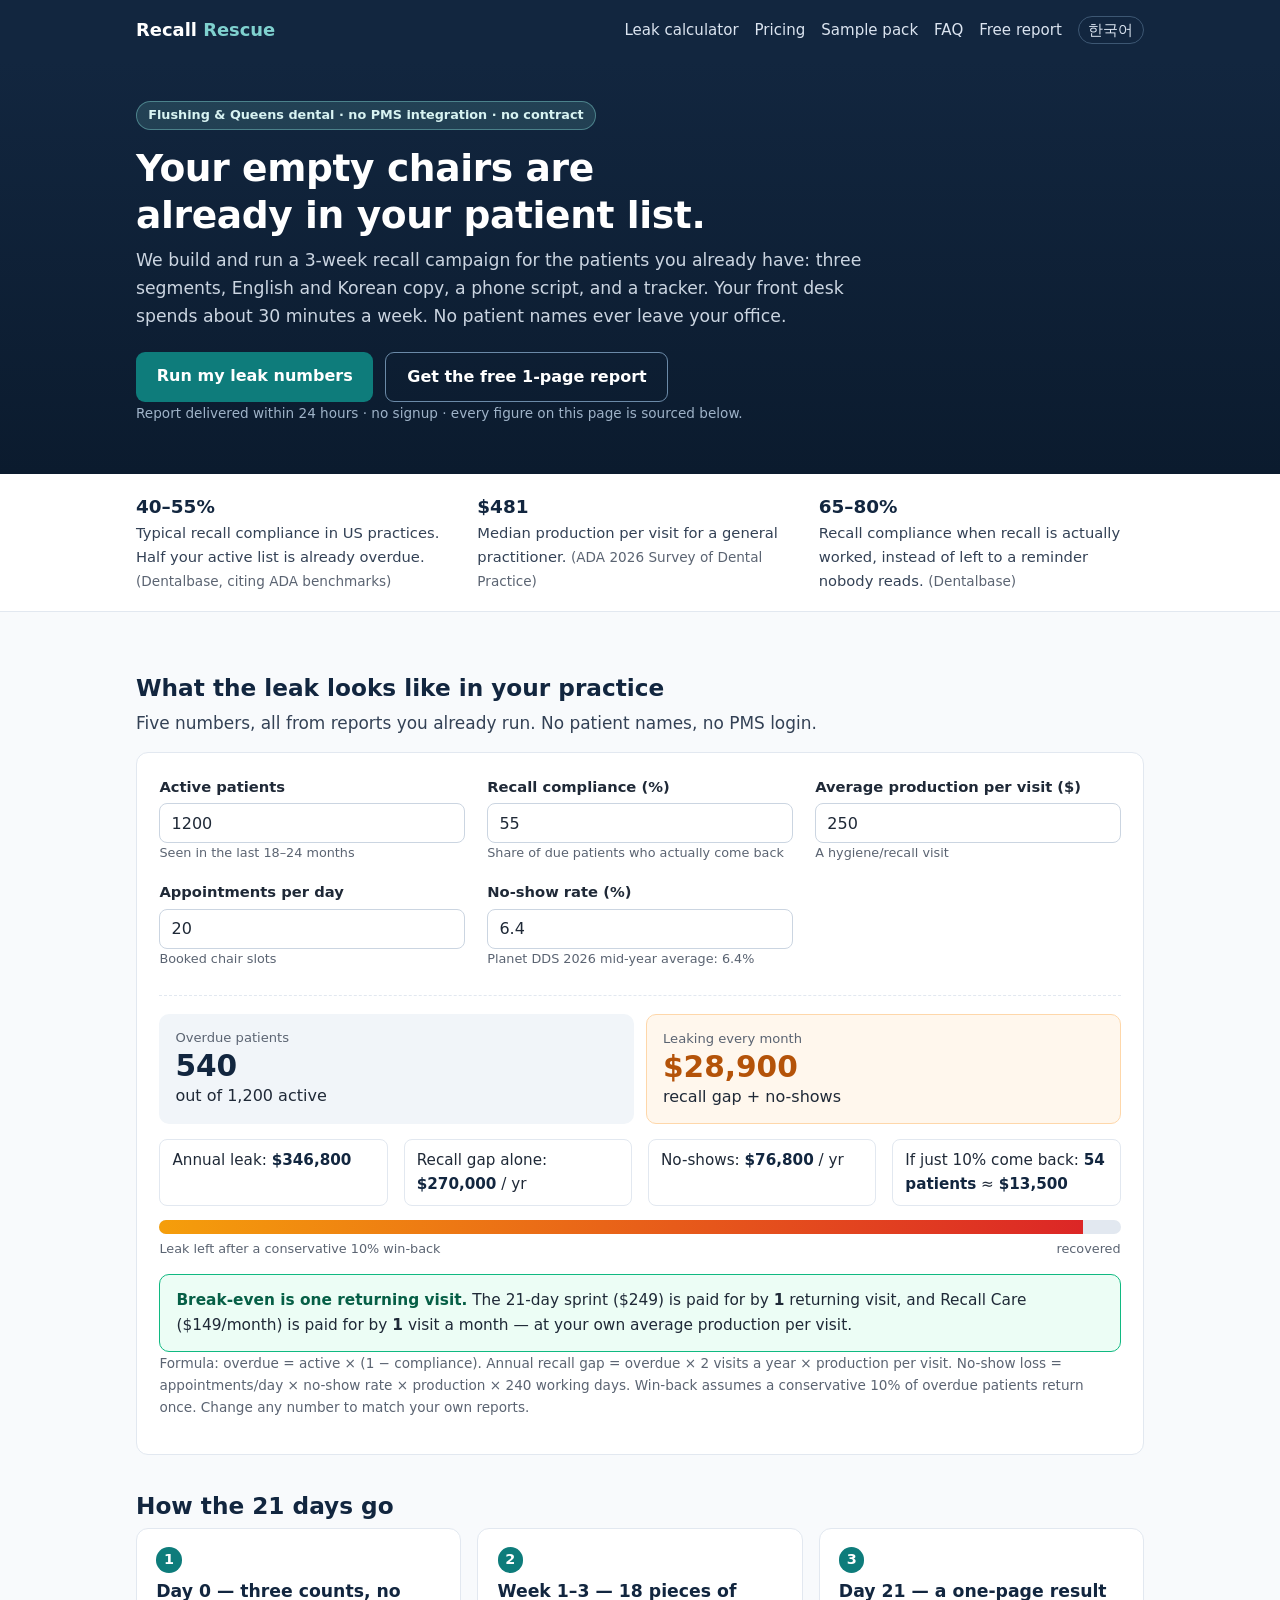
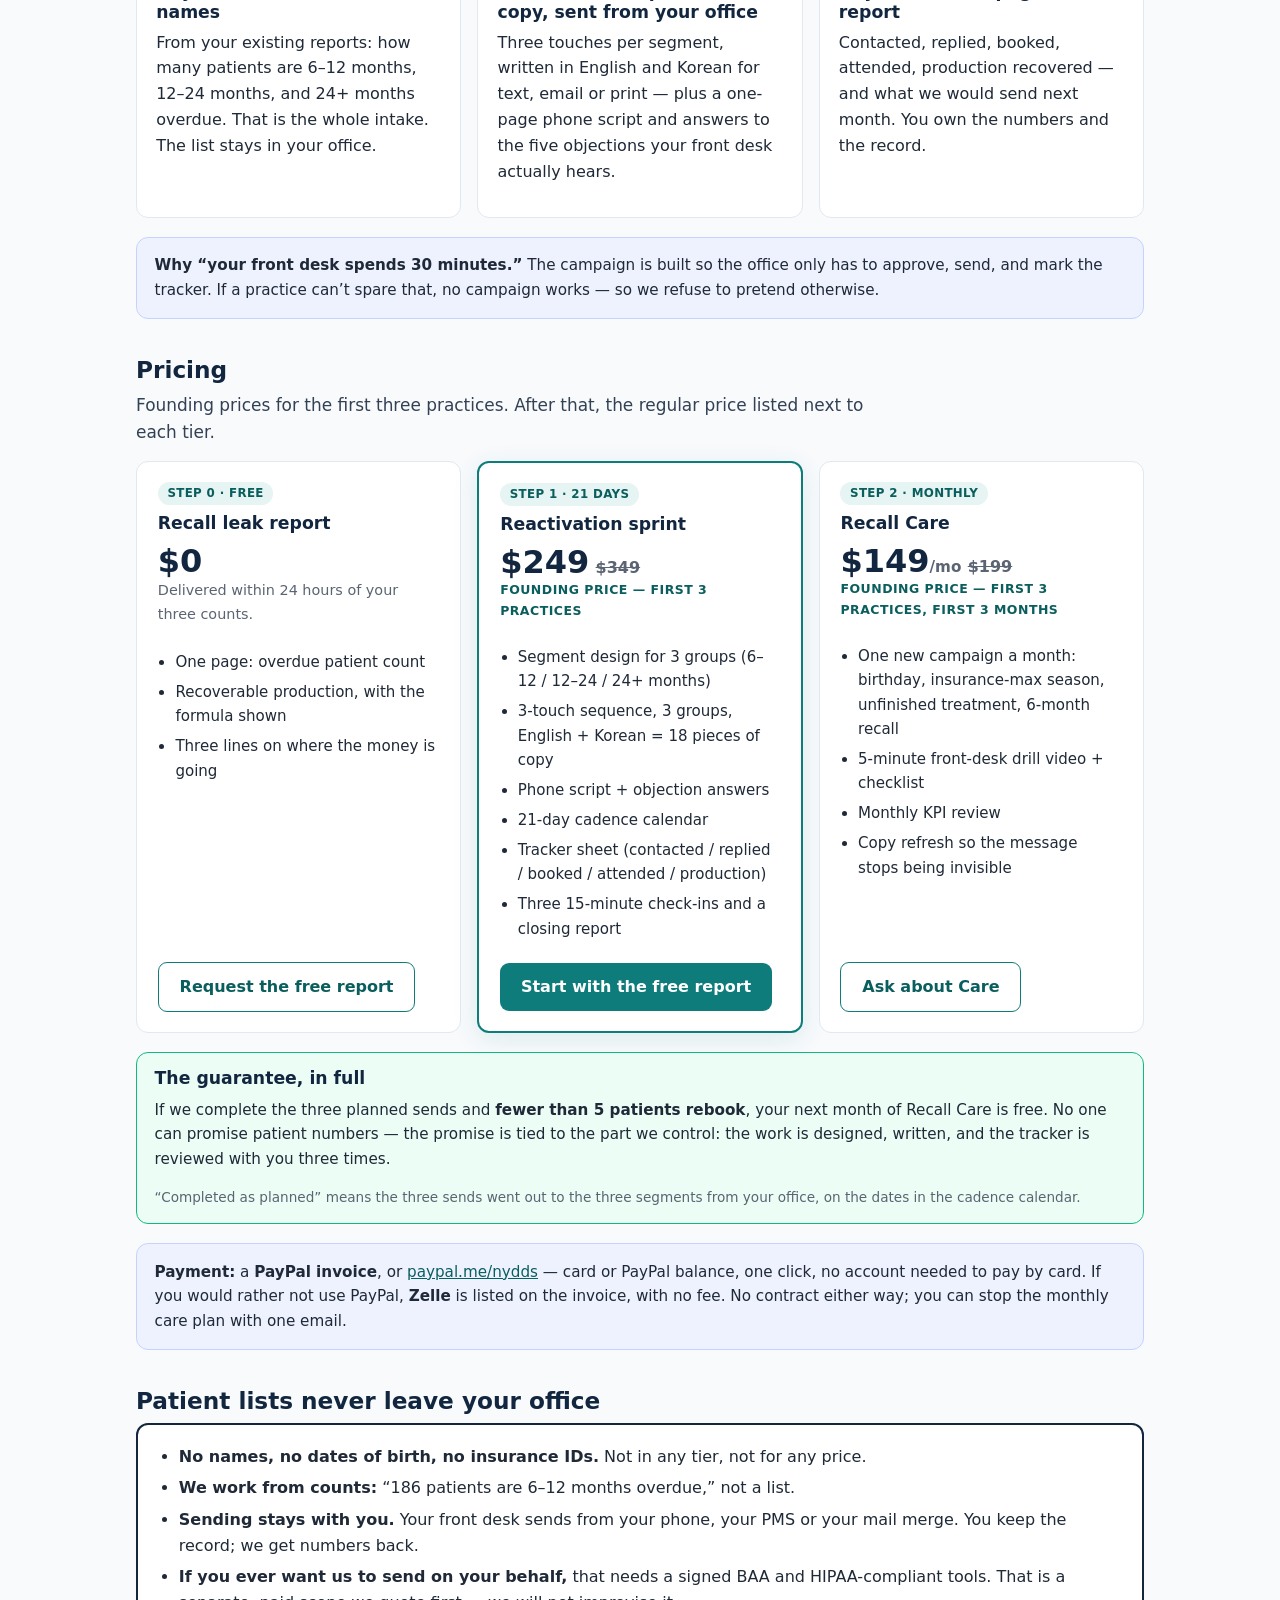
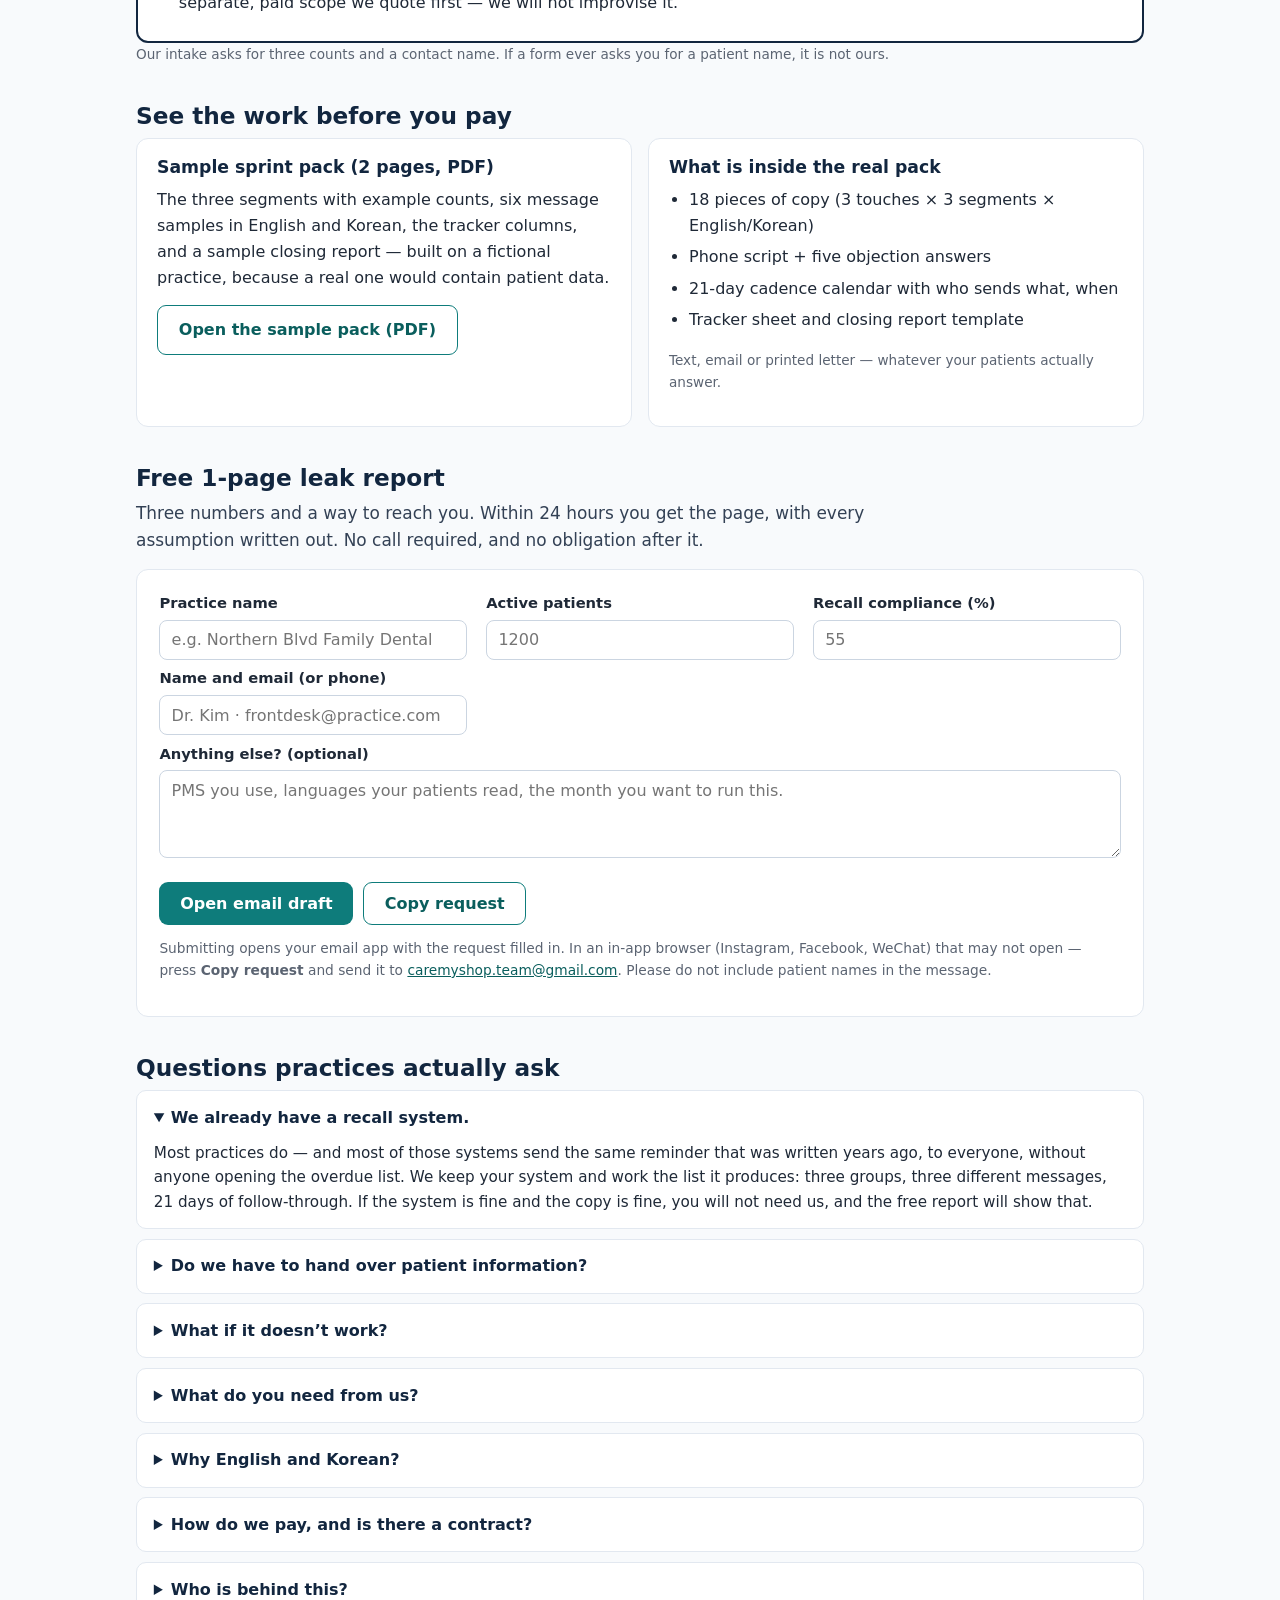
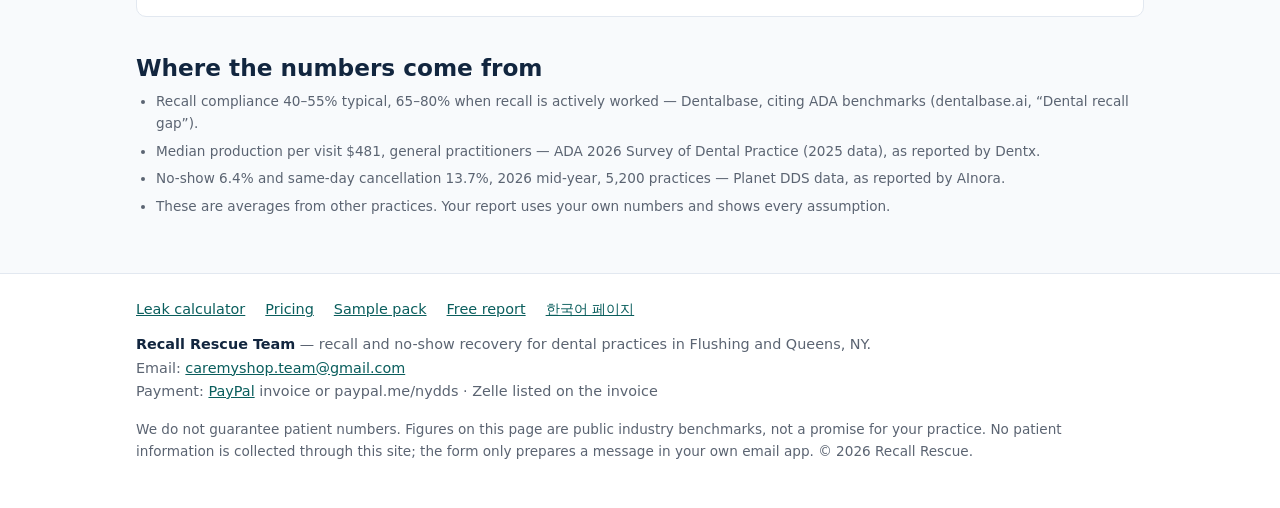
<file: index.html>
<!DOCTYPE html>
<html lang="en">
<head>
<meta charset="utf-8">
<meta name="viewport" content="width=device-width, initial-scale=1">
<title>Recall Rescue — Bring back the patients you already have (Flushing &amp; Queens dental)</title>
<meta name="description" content="A 3-week recall and no-show recovery campaign for dental practices in Flushing and Queens, NY. We write the segments, English/Korean copy, call scripts and tracker; your front desk spends 30 minutes a week. No patient lists leave your office. Free 1-page leak report.">
<link rel="canonical" href="https://nydds.github.io/recall-rescue/">
<link rel="alternate" hreflang="ko" href="https://nydds.github.io/recall-rescue/ko/">
<meta property="og:title" content="Recall Rescue — Your empty chairs are already in your patient list">
<meta property="og:description" content="3-week recall campaign for Flushing &amp; Queens dental practices. Free 1-page leak report in 24 hours. No PMS integration, no patient lists.">
<meta property="og:type" content="website">
<meta property="og:url" content="https://nydds.github.io/recall-rescue/">
<meta name="theme-color" content="#12263f">
<link rel="stylesheet" href="styles.css?v=20261120c">
</head>
<body>

<header class="site-header">
  <div class="wrap">
    <a class="brand" href="./">Recall <span class="mark">Rescue</span></a>
    <nav class="site-nav" aria-label="Main navigation">
      <a href="#calc">Leak calculator</a>
      <a href="#offer">Pricing</a>
      <a href="#sample">Sample pack</a>
      <a href="#faq">FAQ</a>
      <a href="#request">Free report</a>
      <a class="lang" href="ko/" hreflang="ko" lang="ko">한국어</a>
    </nav>
  </div>
</header>

<section class="hero">
  <div class="wrap">
    <span class="tag">Flushing &amp; Queens dental · no PMS integration · no contract</span>
    <h1>Your empty chairs are already in your patient list.</h1>
    <p class="sub">We build and run a 3-week recall campaign for the patients you already have: three segments, English and Korean copy, a phone script, and a tracker. Your front desk spends about 30 minutes a week. No patient names ever leave your office.</p>
    <div class="cta-row">
      <a class="btn" href="#calc">Run my leak numbers</a>
      <a class="btn ghost" href="#request">Get the free 1-page report</a>
    </div>
    <p class="fine">Report delivered within 24 hours · no signup · every figure on this page is sourced below.</p>
  </div>
</section>

<section class="trust" aria-label="Industry benchmarks">
  <div class="wrap">
    <div><strong>40–55%</strong>Typical recall compliance in US practices. Half your active list is already overdue. <span class="fine">(Dentalbase, citing ADA benchmarks)</span></div>
    <div><strong>$481</strong>Median production per visit for a general practitioner. <span class="fine">(ADA 2026 Survey of Dental Practice)</span></div>
    <div><strong>65–80%</strong>Recall compliance when recall is actually worked, instead of left to a reminder nobody reads. <span class="fine">(Dentalbase)</span></div>
  </div>
</section>

<main>
  <div class="wrap">

    <section id="calc" aria-labelledby="calc-h">
      <h2 id="calc-h">What the leak looks like in your practice</h2>
      <p class="lede">Five numbers, all from reports you already run. No patient names, no PMS login.</p>
      <div class="calc">
        <div class="calc-grid">
          <div class="field">
            <label for="calc-patients">Active patients</label>
            <input id="calc-patients" type="number" inputmode="numeric" min="0" max="100000" step="50" value="1200">
            <div class="hint">Seen in the last 18–24 months</div>
          </div>
          <div class="field">
            <label for="calc-compliance">Recall compliance (%)</label>
            <input id="calc-compliance" type="number" inputmode="decimal" min="0" max="100" step="1" value="55">
            <div class="hint">Share of due patients who actually come back</div>
          </div>
          <div class="field">
            <label for="calc-value">Average production per visit ($)</label>
            <input id="calc-value" type="number" inputmode="decimal" min="1" max="100000" step="10" value="250">
            <div class="hint">A hygiene/recall visit</div>
          </div>
          <div class="field">
            <label for="calc-appts">Appointments per day</label>
            <input id="calc-appts" type="number" inputmode="numeric" min="0" max="500" step="1" value="20">
            <div class="hint">Booked chair slots</div>
          </div>
          <div class="field">
            <label for="calc-noshow">No-show rate (%)</label>
            <input id="calc-noshow" type="number" inputmode="decimal" min="0" max="100" step="0.1" value="6.4">
            <div class="hint">Planet DDS 2026 mid-year average: 6.4%</div>
          </div>
        </div>

        <div class="calc-out" aria-live="polite">
          <div class="result-hero">
            <div class="stat">
              <div class="k">Overdue patients</div>
              <div class="v"><span id="out-overdue">540</span></div>
              <div class="hint">out of <span id="out-of">1,200</span> active</div>
            </div>
            <div class="stat accent">
              <div class="k">Leaking every month</div>
              <div class="v" id="out-monthly">$28,900</div>
              <div class="hint">recall gap + no-shows</div>
            </div>
          </div>

          <div class="stat-rows">
            <div>Annual leak: <b id="out-annual">$346,800</b></div>
            <div>Recall gap alone: <b id="out-recall-annual">$270,000</b> / yr</div>
            <div>No-shows: <b id="out-noshow-annual">$76,800</b> / yr</div>
            <div>If just 10% come back: <b><span id="out-recover-count">54</span> patients</b> ≈ <b id="out-recover-money">$13,500</b></div>
          </div>

          <div class="leak-bar">
            <div class="bar-track"><div class="bar-fill" id="bar-fill" style="width:96%"></div></div>
            <div class="bar-labels"><span>Leak left after a conservative 10% win-back</span><span>recovered</span></div>
          </div>

          <div class="payback">
            <strong>Break-even is one returning visit.</strong>
            The 21-day sprint ($249) is paid for by <b><span id="out-sprint-visits">1</span></b> returning visit, and Recall Care ($149/month) is paid for by <b><span id="out-care-visits">1</span></b> visit a month — at your own average production per visit.
          </div>
          <p class="fine">Formula: overdue = active × (1 − compliance). Annual recall gap = overdue × 2 visits a year × production per visit. No-show loss = appointments/day × no-show rate × production × 240 working days. Win-back assumes a conservative 10% of overdue patients return once. Change any number to match your own reports.</p>
        </div>
      </div>
    </section>

    <section id="how" aria-labelledby="how-h">
      <h2 id="how-h">How the 21 days go</h2>
      <div class="steps">
        <div class="step">
          <span class="n">1</span>
          <h3>Day 0 — three counts, no names</h3>
          <p>From your existing reports: how many patients are 6–12 months, 12–24 months, and 24+ months overdue. That is the whole intake. The list stays in your office.</p>
        </div>
        <div class="step">
          <span class="n">2</span>
          <h3>Week 1–3 — 18 pieces of copy, sent from your office</h3>
          <p>Three touches per segment, written in English and Korean for text, email or print — plus a one-page phone script and answers to the five objections your front desk actually hears.</p>
        </div>
        <div class="step">
          <span class="n">3</span>
          <h3>Day 21 — a one-page result report</h3>
          <p>Contacted, replied, booked, attended, production recovered — and what we would send next month. You own the numbers and the record.</p>
        </div>
      </div>
      <div class="callout note">
        <b>Why “your front desk spends 30 minutes.”</b> The campaign is built so the office only has to approve, send, and mark the tracker. If a practice can’t spare that, no campaign works — so we refuse to pretend otherwise.
      </div>
    </section>

    <section id="offer" aria-labelledby="offer-h">
      <h2 id="offer-h">Pricing</h2>
      <p class="lede">Founding prices for the first three practices. After that, the regular price listed next to each tier.</p>
      <div class="plans">
        <article class="plan">
          <span class="badge">Step 0 · Free</span>
          <h3>Recall leak report</h3>
          <div class="price">$0</div>
          <p class="small">Delivered within 24 hours of your three counts.</p>
          <ul>
            <li>One page: overdue patient count</li>
            <li>Recoverable production, with the formula shown</li>
            <li>Three lines on where the money is going</li>
          </ul>
          <div class="plan-cta"><a class="btn secondary" href="#request">Request the free report</a></div>
        </article>

        <article class="plan featured">
          <span class="badge">Step 1 · 21 days</span>
          <h3>Reactivation sprint</h3>
          <div class="price">$249<span class="strike">$349</span></div>
          <p class="flag">Founding price — first 3 practices</p>
          <ul>
            <li>Segment design for 3 groups (6–12 / 12–24 / 24+ months)</li>
            <li>3-touch sequence, 3 groups, English + Korean = 18 pieces of copy</li>
            <li>Phone script + objection answers</li>
            <li>21-day cadence calendar</li>
            <li>Tracker sheet (contacted / replied / booked / attended / production)</li>
            <li>Three 15-minute check-ins and a closing report</li>
          </ul>
          <div class="plan-cta"><a class="btn" href="#request">Start with the free report</a></div>
        </article>

        <article class="plan">
          <span class="badge">Step 2 · Monthly</span>
          <h3>Recall Care</h3>
          <div class="price">$149<small>/mo</small><span class="strike">$199</span></div>
          <p class="flag">Founding price — first 3 practices, first 3 months</p>
          <ul>
            <li>One new campaign a month: birthday, insurance-max season, unfinished treatment, 6-month recall</li>
            <li>5-minute front-desk drill video + checklist</li>
            <li>Monthly KPI review</li>
            <li>Copy refresh so the message stops being invisible</li>
          </ul>
          <div class="plan-cta"><a class="btn secondary" href="#request">Ask about Care</a></div>
        </article>
      </div>

      <div class="callout guarantee">
        <h3>The guarantee, in full</h3>
        <p>If we complete the three planned sends and <b>fewer than 5 patients rebook</b>, your next month of Recall Care is free. No one can promise patient numbers — the promise is tied to the part we control: the work is designed, written, and the tracker is reviewed with you three times.</p>
        <p class="fine" style="margin-bottom:0">“Completed as planned” means the three sends went out to the three segments from your office, on the dates in the cadence calendar.</p>
      </div>

      <div class="callout note">
        <b>Payment:</b> a <b>PayPal invoice</b>, or <a href="https://paypal.me/nydds">paypal.me/nydds</a> — card or PayPal balance, one click, no account needed to pay by card. If you would rather not use PayPal, <b>Zelle</b> is listed on the invoice, with no fee. No contract either way; you can stop the monthly care plan with one email.
      </div>
    </section>

    <section id="phi" aria-labelledby="phi-h">
      <h2 id="phi-h">Patient lists never leave your office</h2>
      <div class="phi">
        <ul>
          <li><b>No names, no dates of birth, no insurance IDs.</b> Not in any tier, not for any price.</li>
          <li><b>We work from counts:</b> “186 patients are 6–12 months overdue,” not a list.</li>
          <li><b>Sending stays with you.</b> Your front desk sends from your phone, your PMS or your mail merge. You keep the record; we get numbers back.</li>
          <li><b>If you ever want us to send on your behalf,</b> that needs a signed BAA and HIPAA-compliant tools. That is a separate, paid scope we quote first — we will not improvise it.</li>
        </ul>
      </div>
      <p class="fine">Our intake asks for three counts and a contact name. If a form ever asks you for a patient name, it is not ours.</p>
    </section>

    <section id="sample" aria-labelledby="sample-h">
      <h2 id="sample-h">See the work before you pay</h2>
      <div class="grid two">
        <div class="card">
          <h3>Sample sprint pack (2 pages, PDF)</h3>
          <p>The three segments with example counts, six message samples in English and Korean, the tracker columns, and a sample closing report — built on a fictional practice, because a real one would contain patient data.</p>
          <p><a class="btn secondary" href="assets/Recall-Rescue-Sample-Pack.pdf">Open the sample pack (PDF)</a></p>
        </div>
        <div class="card">
          <h3>What is inside the real pack</h3>
          <ul>
            <li>18 pieces of copy (3 touches × 3 segments × English/Korean)</li>
            <li>Phone script + five objection answers</li>
            <li>21-day cadence calendar with who sends what, when</li>
            <li>Tracker sheet and closing report template</li>
          </ul>
          <p class="fine">Text, email or printed letter — whatever your patients actually answer.</p>
        </div>
      </div>
    </section>

    <section id="request" aria-labelledby="request-h">
      <h2 id="request-h">Free 1-page leak report</h2>
      <p class="lede">Three numbers and a way to reach you. Within 24 hours you get the page, with every assumption written out. No call required, and no obligation after it.</p>
      <form id="request-form" class="request" novalidate
            data-email="caremyshop.team@gmail.com"
            data-subject="Free recall leak report request"
            data-intro="Hello Recall Rescue, I would like the free 1-page recall leak report."
            data-l-practice="Practice"
            data-l-patients="Active patients"
            data-l-compliance="Recall compliance (%)"
            data-l-contact="Contact"
            data-l-note="Note">
        <div class="form-grid">
          <div class="field">
            <label for="req-practice">Practice name</label>
            <input id="req-practice" type="text" autocomplete="organization" placeholder="e.g. Northern Blvd Family Dental">
          </div>
          <div class="field">
            <label for="req-patients">Active patients</label>
            <input id="req-patients" type="number" inputmode="numeric" min="0" placeholder="1200">
          </div>
          <div class="field">
            <label for="req-compliance">Recall compliance (%)</label>
            <input id="req-compliance" type="number" inputmode="decimal" min="0" max="100" placeholder="55">
          </div>
          <div class="field">
            <label for="req-contact">Name and email (or phone)</label>
            <input id="req-contact" type="text" autocomplete="email" placeholder="Dr. Kim · frontdesk@practice.com">
          </div>
        </div>
        <div class="field">
          <label for="req-note">Anything else? (optional)</label>
          <textarea id="req-note" placeholder="PMS you use, languages your patients read, the month you want to run this."></textarea>
        </div>
        <div class="form-actions">
          <button class="btn" type="submit">Open email draft</button>
          <button class="btn secondary" id="copy-button" type="button">Copy request</button>
        </div>
        <p class="form-note">Submitting opens your email app with the request filled in. In an in-app browser (Instagram, Facebook, WeChat) that may not open — press <b>Copy request</b> and send it to <a href="mailto:caremyshop.team@gmail.com">caremyshop.team@gmail.com</a>. Please do not include patient names in the message.</p>

        <div class="submit-card" id="submit-card">
          <p><b>Your request, ready to send:</b> copy this and email or text it to <a href="mailto:caremyshop.team@gmail.com">caremyshop.team@gmail.com</a>.</p>
          <label for="copy-area" class="sr-only">Request text</label>
          <textarea id="copy-area" readonly></textarea>
          <p class="status" id="copy-status" data-opening="Opening your email app…" data-copied="Copied. Paste it into any email or text." data-manual="Press Ctrl/Cmd+C to copy."></p>
        </div>
      </form>
    </section>

    <section id="faq" aria-labelledby="faq-h">
      <h2 id="faq-h">Questions practices actually ask</h2>

      <details class="faq" open>
        <summary>We already have a recall system.</summary>
        <p>Most practices do — and most of those systems send the same reminder that was written years ago, to everyone, without anyone opening the overdue list. We keep your system and work the list it produces: three groups, three different messages, 21 days of follow-through. If the system is fine and the copy is fine, you will not need us, and the free report will show that.</p>
      </details>

      <details class="faq">
        <summary>Do we have to hand over patient information?</summary>
        <p>No. The office sends from its own phone, PMS or mail merge. We receive counts (how many were contacted, replied, booked, attended) and production totals — never a name, a birth date or an insurance ID.</p>
      </details>

      <details class="faq">
        <summary>What if it doesn’t work?</summary>
        <p>If we completed the three planned sends and fewer than five patients rebooked, your next month of Recall Care is free. We will not promise a number of patients: it depends on your list, your front desk and your schedule. We will show you the counts at every step so you can decide to stop.</p>
      </details>

      <details class="faq">
        <summary>What do you need from us?</summary>
        <p>Three counts on day 0, about 30 minutes a week to approve and send, and the tracker numbers at the end of each week. No PMS integration, no install, no IT ticket.</p>
      </details>

      <details class="faq">
        <summary>Why English and Korean?</summary>
        <p>In Flushing the same practice has patients who answer a Korean text and patients who ignore anything that is not English. We write both and your front desk picks per patient — it is the cheapest response-rate improvement available.</p>
      </details>

      <details class="faq">
        <summary>How do we pay, and is there a contract?</summary>
        <p>We send a PayPal invoice, and you can pay it by card or PayPal balance, or through <a href="https://paypal.me/nydds">paypal.me/nydds</a>. If you would rather not use PayPal, Zelle is listed on the same invoice, with no fee. No contract: the sprint is a fixed $249, and the monthly care plan can be stopped with one email.</p>
      </details>

      <details class="faq">
        <summary>Who is behind this?</summary>
        <p><b>Recall Rescue Team</b> — a dental operations team based in Flushing, Queens, working only on recall and no-show recovery: not websites, not marketing retainers. We are independent: not affiliated with any PMS vendor, and not connected to any practice we might be compared with.</p>
      </details>
    </section>

    <section id="sources" aria-labelledby="sources-h">
      <h2 id="sources-h">Where the numbers come from</h2>
      <ul class="fine">
        <li>Recall compliance 40–55% typical, 65–80% when recall is actively worked — Dentalbase, citing ADA benchmarks (dentalbase.ai, “Dental recall gap”).</li>
        <li>Median production per visit $481, general practitioners — ADA 2026 Survey of Dental Practice (2025 data), as reported by Dentx.</li>
        <li>No-show 6.4% and same-day cancellation 13.7%, 2026 mid-year, 5,200 practices — Planet DDS data, as reported by AInora.</li>
        <li>These are averages from other practices. Your report uses your own numbers and shows every assumption.</li>
      </ul>
    </section>

  </div>
</main>

<footer class="site-footer">
  <div class="wrap">
    <nav aria-label="Footer">
      <a href="#calc">Leak calculator</a>
      <a href="#offer">Pricing</a>
      <a href="#sample">Sample pack</a>
      <a href="#request">Free report</a>
      <a href="ko/">한국어 페이지</a>
    </nav>
    <p><strong>Recall Rescue Team</strong> — recall and no-show recovery for dental practices in Flushing and Queens, NY.<br>
    Email: <a href="mailto:caremyshop.team@gmail.com">caremyshop.team@gmail.com</a><br>
    Payment: <a href="https://paypal.me/nydds">PayPal</a> invoice or paypal.me/nydds · Zelle listed on the invoice</p>
    <p class="fine">We do not guarantee patient numbers. Figures on this page are public industry benchmarks, not a promise for your practice. No patient information is collected through this site; the form only prepares a message in your own email app. © 2026 Recall Rescue.</p>
  </div>
</footer>

<script src="assets/leak-calc.js?v=20261120c" defer></script>
<script src="assets/request-form.js?v=20261120c" defer></script>
</body>
</html>
</file>
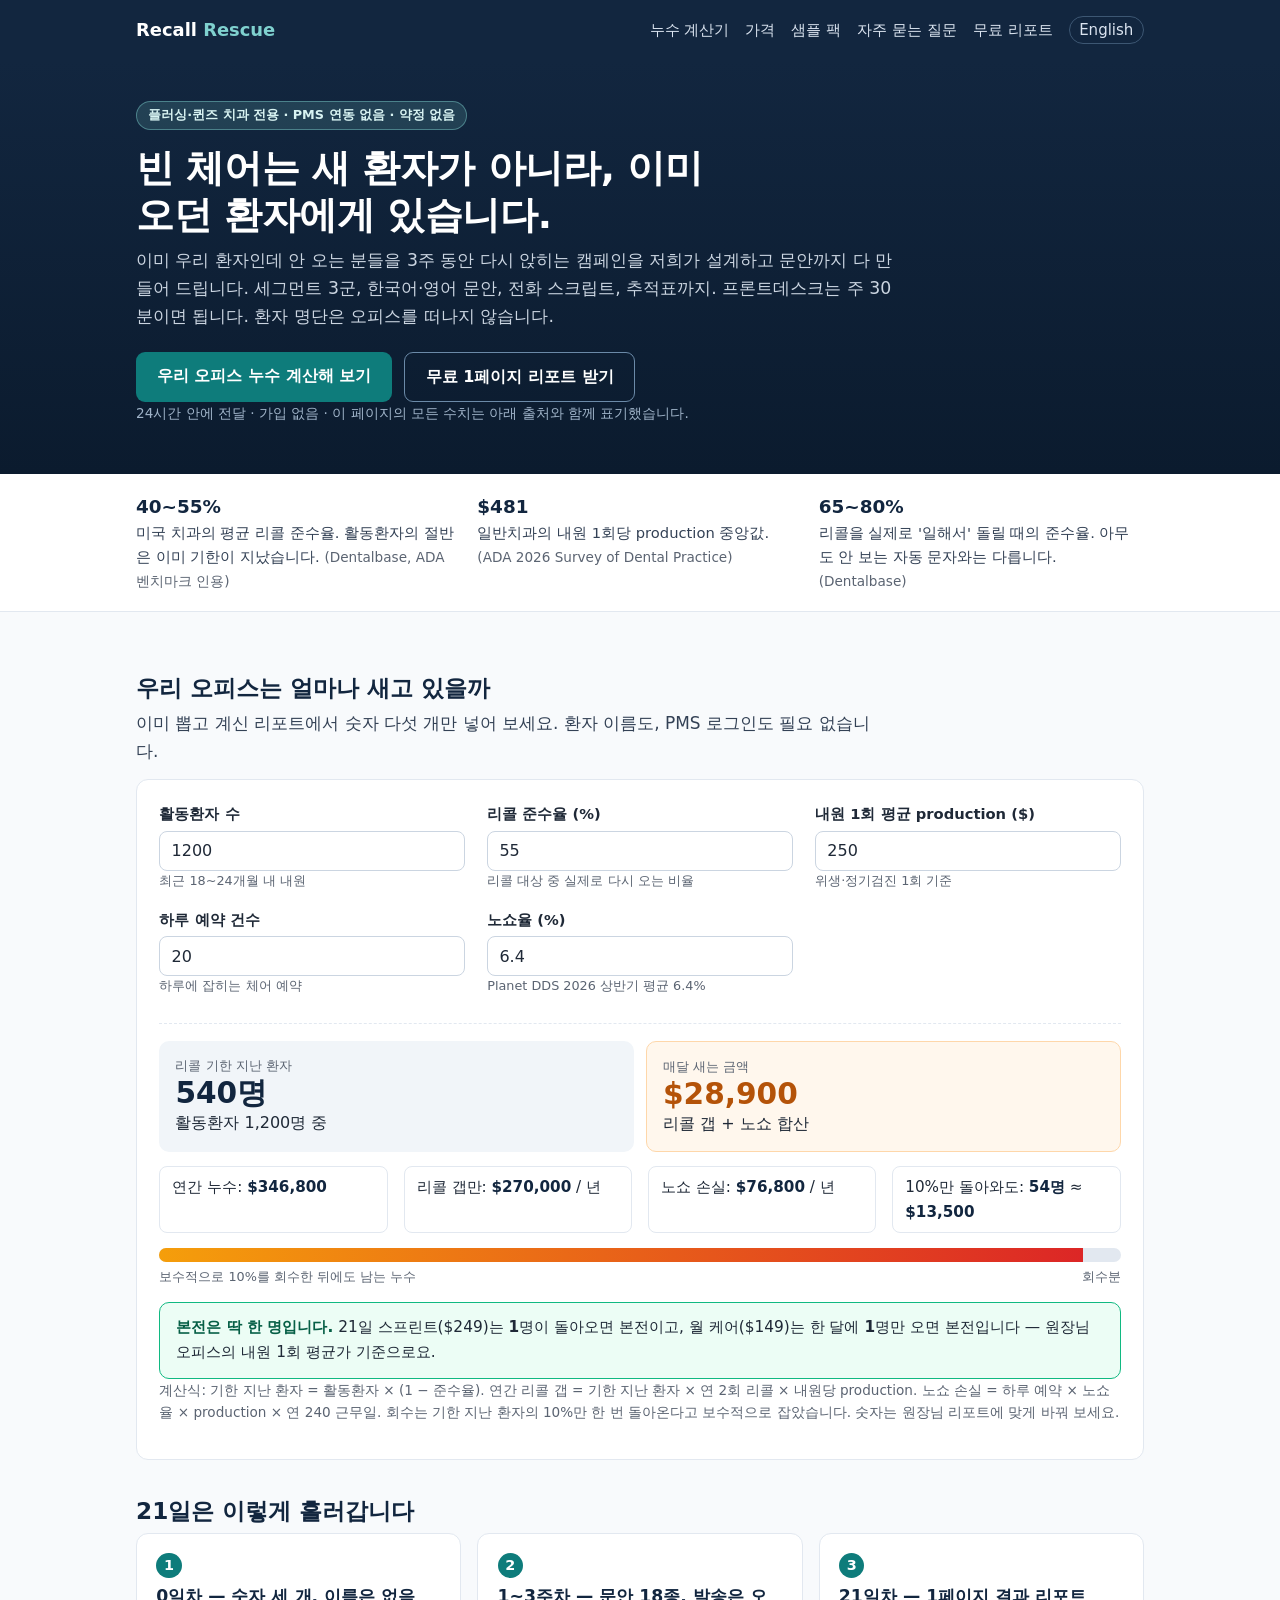
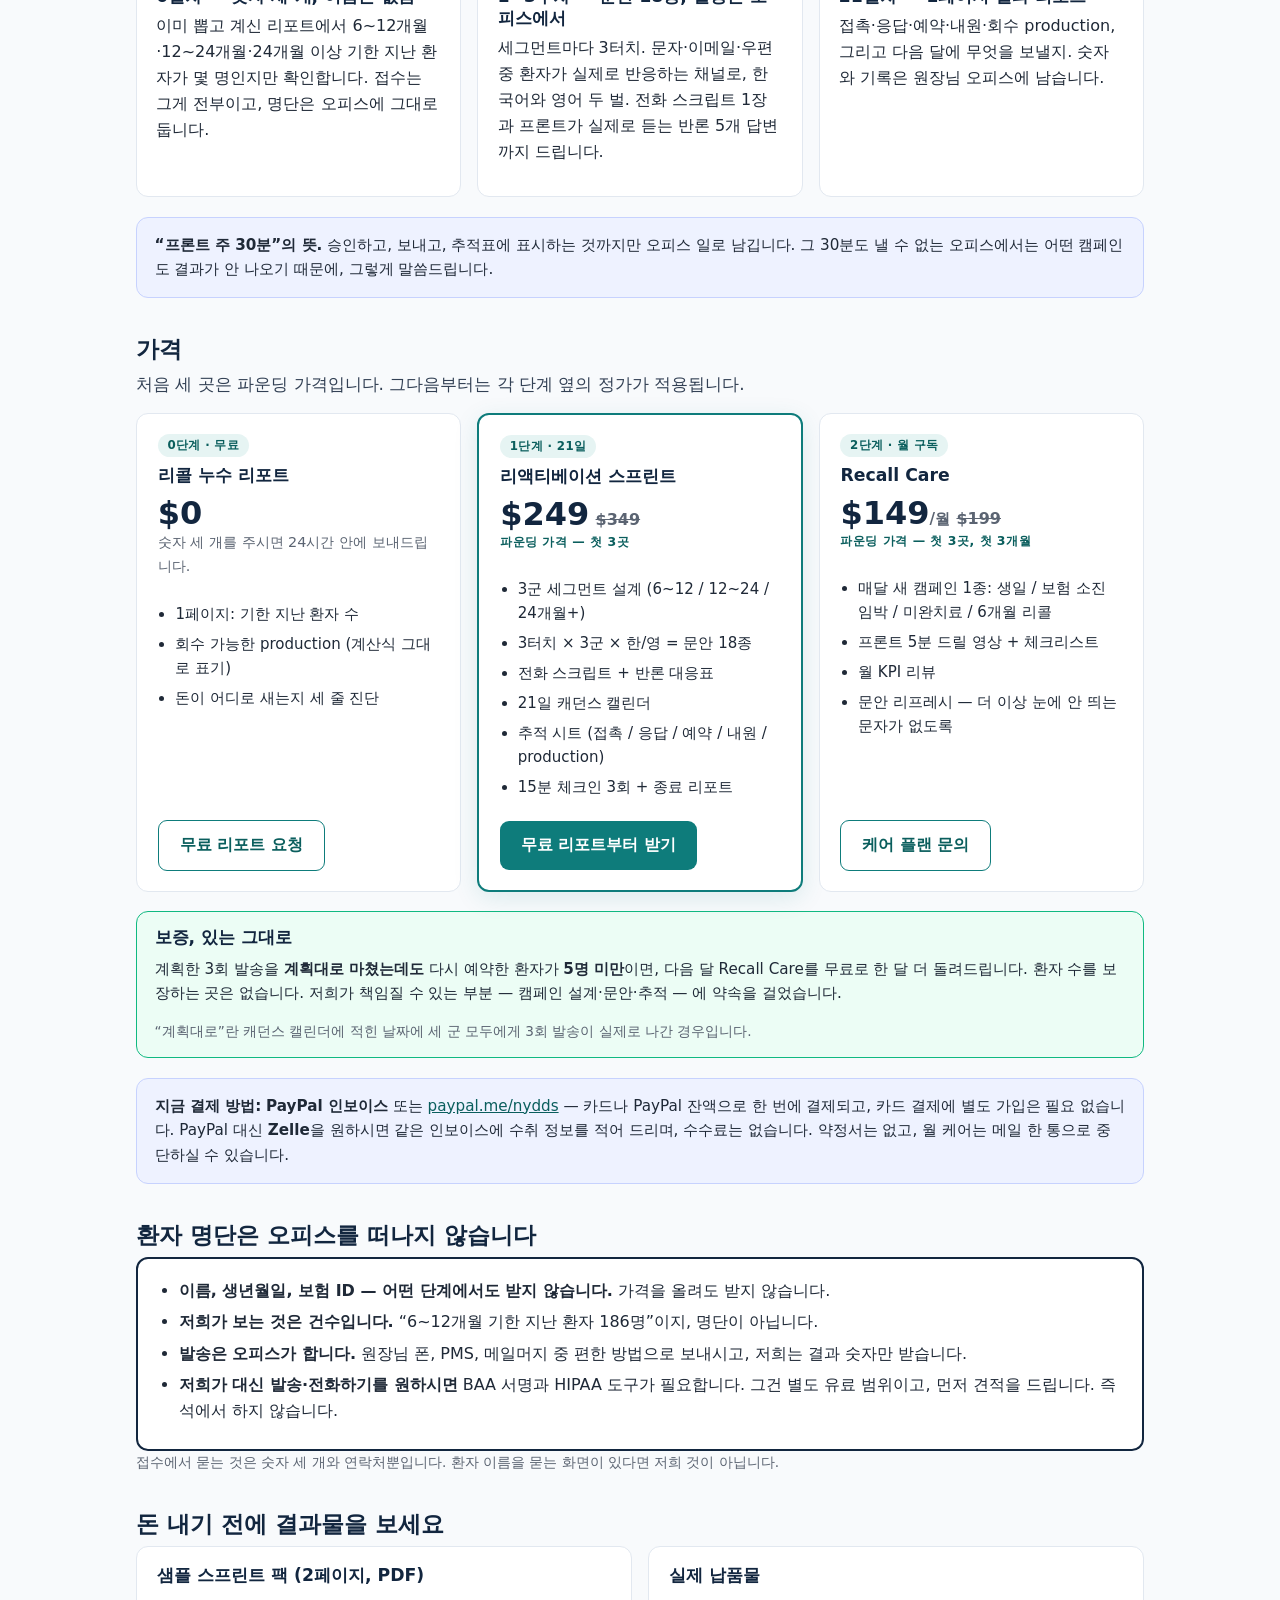
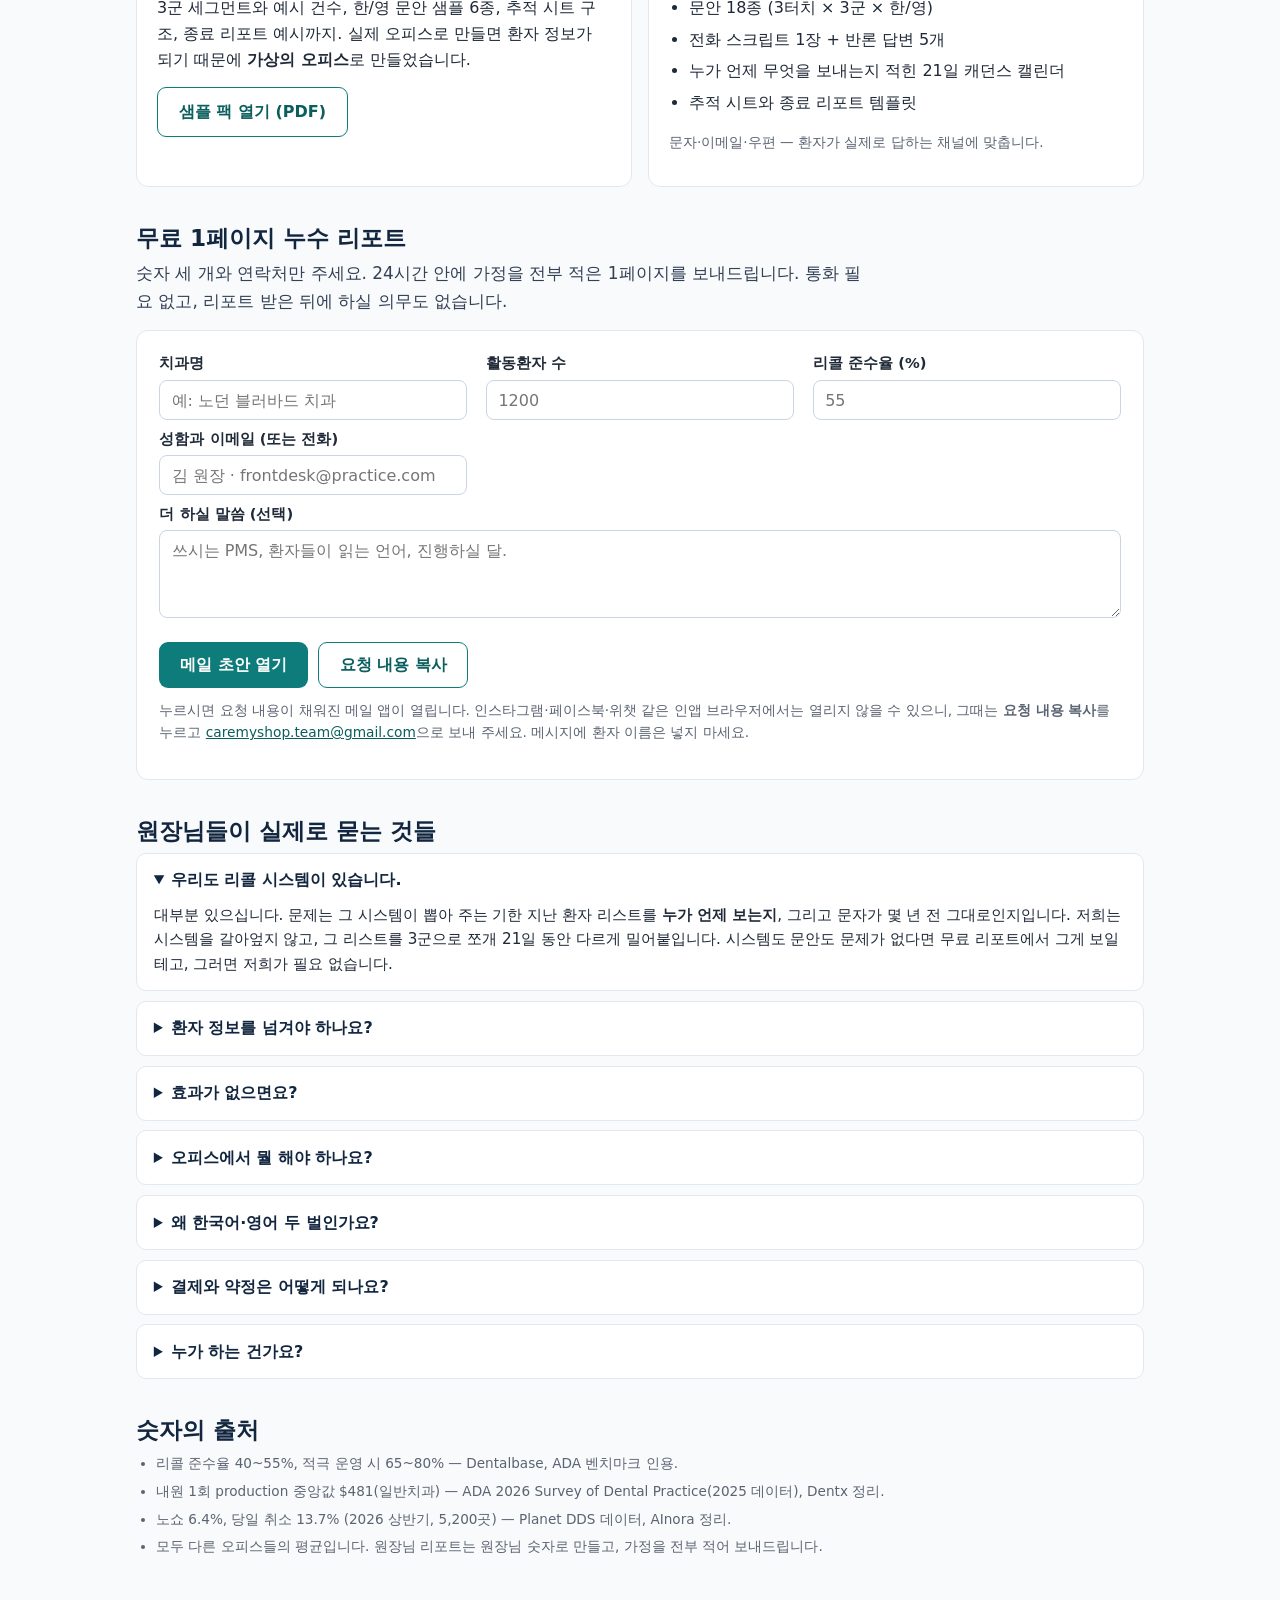
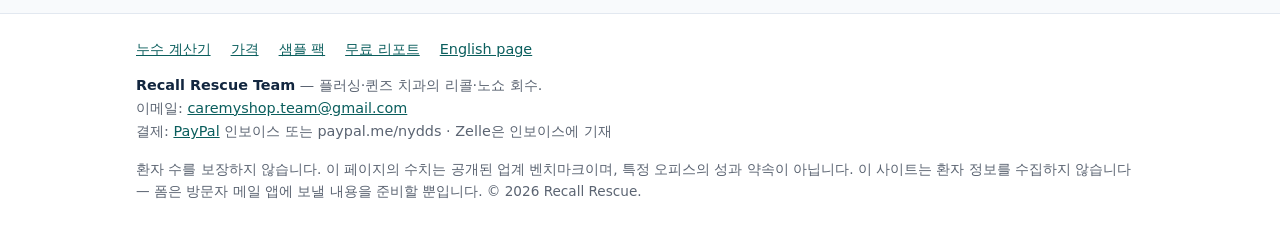
<file: ko/index.html>
<!DOCTYPE html>
<html lang="ko">
<head>
<meta charset="utf-8">
<meta name="viewport" content="width=device-width, initial-scale=1">
<title>Recall Rescue — 빈 체어는 이미 내 환자 명단 안에 있습니다 | 플러싱·퀸즈 치과</title>
<meta name="description" content="플러싱·퀸즈 치과를 위한 3주 리콜·노쇼 회수 캠페인. 세그먼트·한/영 문안·전화 스크립트·추적표를 저희가 만들고, 프론트는 주 30분만 씁니다. 환자 명단은 오피스에 그대로. 무료 1페이지 리콜 누수 리포트.">
<link rel="canonical" href="https://nydds.github.io/recall-rescue/ko/">
<link rel="alternate" hreflang="en" href="https://nydds.github.io/recall-rescue/">
<meta property="og:title" content="Recall Rescue — 빈 체어는 새 환자가 아니라, 이미 오던 환자에게 있습니다">
<meta property="og:description" content="플러싱·퀸즈 치과 전용 3주 리콜 캠페인. 24시간 안에 무료 1페이지 누수 리포트. PMS 연동 없음, 환자 명단 제출 없음.">
<meta property="og:type" content="website">
<meta property="og:url" content="https://nydds.github.io/recall-rescue/ko/">
<meta name="theme-color" content="#12263f">
<link rel="stylesheet" href="../styles.css?v=20261120c">
</head>
<body>

<header class="site-header">
  <div class="wrap">
    <a class="brand" href="../">Recall <span class="mark">Rescue</span></a>
    <nav class="site-nav" aria-label="주요 메뉴">
      <a href="#calc">누수 계산기</a>
      <a href="#offer">가격</a>
      <a href="#sample">샘플 팩</a>
      <a href="#faq">자주 묻는 질문</a>
      <a href="#request">무료 리포트</a>
      <a class="lang" href="../" hreflang="en" lang="en">English</a>
    </nav>
  </div>
</header>

<section class="hero">
  <div class="wrap">
    <span class="tag">플러싱·퀸즈 치과 전용 · PMS 연동 없음 · 약정 없음</span>
    <h1>빈 체어는 새 환자가 아니라, 이미 오던 환자에게 있습니다.</h1>
    <p class="sub">이미 우리 환자인데 안 오는 분들을 3주 동안 다시 앉히는 캠페인을 저희가 설계하고 문안까지 다 만들어 드립니다. 세그먼트 3군, 한국어·영어 문안, 전화 스크립트, 추적표까지. 프론트데스크는 주 30분이면 됩니다. 환자 명단은 오피스를 떠나지 않습니다.</p>
    <div class="cta-row">
      <a class="btn" href="#calc">우리 오피스 누수 계산해 보기</a>
      <a class="btn ghost" href="#request">무료 1페이지 리포트 받기</a>
    </div>
    <p class="fine">24시간 안에 전달 · 가입 없음 · 이 페이지의 모든 수치는 아래 출처와 함께 표기했습니다.</p>
  </div>
</section>

<section class="trust" aria-label="업계 벤치마크">
  <div class="wrap">
    <div><strong>40~55%</strong>미국 치과의 평균 리콜 준수율. 활동환자의 절반은 이미 기한이 지났습니다. <span class="fine">(Dentalbase, ADA 벤치마크 인용)</span></div>
    <div><strong>$481</strong>일반치과의 내원 1회당 production 중앙값. <span class="fine">(ADA 2026 Survey of Dental Practice)</span></div>
    <div><strong>65~80%</strong>리콜을 실제로 '일해서' 돌릴 때의 준수율. 아무도 안 보는 자동 문자와는 다릅니다. <span class="fine">(Dentalbase)</span></div>
  </div>
</section>

<main>
  <div class="wrap">

    <section id="calc" aria-labelledby="calc-h">
      <h2 id="calc-h">우리 오피스는 얼마나 새고 있을까</h2>
      <p class="lede">이미 뽑고 계신 리포트에서 숫자 다섯 개만 넣어 보세요. 환자 이름도, PMS 로그인도 필요 없습니다.</p>
      <div class="calc">
        <div class="calc-grid">
          <div class="field">
            <label for="calc-patients">활동환자 수</label>
            <input id="calc-patients" type="number" inputmode="numeric" min="0" max="100000" step="50" value="1200">
            <div class="hint">최근 18~24개월 내 내원</div>
          </div>
          <div class="field">
            <label for="calc-compliance">리콜 준수율 (%)</label>
            <input id="calc-compliance" type="number" inputmode="decimal" min="0" max="100" step="1" value="55">
            <div class="hint">리콜 대상 중 실제로 다시 오는 비율</div>
          </div>
          <div class="field">
            <label for="calc-value">내원 1회 평균 production ($)</label>
            <input id="calc-value" type="number" inputmode="decimal" min="1" max="100000" step="10" value="250">
            <div class="hint">위생·정기검진 1회 기준</div>
          </div>
          <div class="field">
            <label for="calc-appts">하루 예약 건수</label>
            <input id="calc-appts" type="number" inputmode="numeric" min="0" max="500" step="1" value="20">
            <div class="hint">하루에 잡히는 체어 예약</div>
          </div>
          <div class="field">
            <label for="calc-noshow">노쇼율 (%)</label>
            <input id="calc-noshow" type="number" inputmode="decimal" min="0" max="100" step="0.1" value="6.4">
            <div class="hint">Planet DDS 2026 상반기 평균 6.4%</div>
          </div>
        </div>

        <div class="calc-out" aria-live="polite">
          <div class="result-hero">
            <div class="stat">
              <div class="k">리콜 기한 지난 환자</div>
              <div class="v"><span id="out-overdue">540</span>명</div>
              <div class="hint">활동환자 <span id="out-of">1,200</span>명 중</div>
            </div>
            <div class="stat accent">
              <div class="k">매달 새는 금액</div>
              <div class="v" id="out-monthly">$28,900</div>
              <div class="hint">리콜 갭 + 노쇼 합산</div>
            </div>
          </div>

          <div class="stat-rows">
            <div>연간 누수: <b id="out-annual">$346,800</b></div>
            <div>리콜 갭만: <b id="out-recall-annual">$270,000</b> / 년</div>
            <div>노쇼 손실: <b id="out-noshow-annual">$76,800</b> / 년</div>
            <div>10%만 돌아와도: <b><span id="out-recover-count">54</span>명</b> ≈ <b id="out-recover-money">$13,500</b></div>
          </div>

          <div class="leak-bar">
            <div class="bar-track"><div class="bar-fill" id="bar-fill" style="width:96%"></div></div>
            <div class="bar-labels"><span>보수적으로 10%를 회수한 뒤에도 남는 누수</span><span>회수분</span></div>
          </div>

          <div class="payback">
            <strong>본전은 딱 한 명입니다.</strong>
            21일 스프린트($249)는 <b><span id="out-sprint-visits">1</span></b>명이 돌아오면 본전이고, 월 케어($149)는 한 달에 <b><span id="out-care-visits">1</span></b>명만 오면 본전입니다 — 원장님 오피스의 내원 1회 평균가 기준으로요.
          </div>
          <p class="fine">계산식: 기한 지난 환자 = 활동환자 × (1 − 준수율). 연간 리콜 갭 = 기한 지난 환자 × 연 2회 리콜 × 내원당 production. 노쇼 손실 = 하루 예약 × 노쇼율 × production × 연 240 근무일. 회수는 기한 지난 환자의 10%만 한 번 돌아온다고 보수적으로 잡았습니다. 숫자는 원장님 리포트에 맞게 바꿔 보세요.</p>
        </div>
      </div>
    </section>

    <section id="how" aria-labelledby="how-h">
      <h2 id="how-h">21일은 이렇게 흘러갑니다</h2>
      <div class="steps">
        <div class="step">
          <span class="n">1</span>
          <h3>0일차 — 숫자 세 개, 이름은 없음</h3>
          <p>이미 뽑고 계신 리포트에서 6~12개월·12~24개월·24개월 이상 기한 지난 환자가 몇 명인지만 확인합니다. 접수는 그게 전부이고, 명단은 오피스에 그대로 둡니다.</p>
        </div>
        <div class="step">
          <span class="n">2</span>
          <h3>1~3주차 — 문안 18종, 발송은 오피스에서</h3>
          <p>세그먼트마다 3터치. 문자·이메일·우편 중 환자가 실제로 반응하는 채널로, 한국어와 영어 두 벌. 전화 스크립트 1장과 프론트가 실제로 듣는 반론 5개 답변까지 드립니다.</p>
        </div>
        <div class="step">
          <span class="n">3</span>
          <h3>21일차 — 1페이지 결과 리포트</h3>
          <p>접촉·응답·예약·내원·회수 production, 그리고 다음 달에 무엇을 보낼지. 숫자와 기록은 원장님 오피스에 남습니다.</p>
        </div>
      </div>
      <div class="callout note">
        <b>“프론트 주 30분”의 뜻.</b> 승인하고, 보내고, 추적표에 표시하는 것까지만 오피스 일로 남깁니다. 그 30분도 낼 수 없는 오피스에서는 어떤 캠페인도 결과가 안 나오기 때문에, 그렇게 말씀드립니다.
      </div>
    </section>

    <section id="offer" aria-labelledby="offer-h">
      <h2 id="offer-h">가격</h2>
      <p class="lede">처음 세 곳은 파운딩 가격입니다. 그다음부터는 각 단계 옆의 정가가 적용됩니다.</p>
      <div class="plans">
        <article class="plan">
          <span class="badge">0단계 · 무료</span>
          <h3>리콜 누수 리포트</h3>
          <div class="price">$0</div>
          <p class="small">숫자 세 개를 주시면 24시간 안에 보내드립니다.</p>
          <ul>
            <li>1페이지: 기한 지난 환자 수</li>
            <li>회수 가능한 production (계산식 그대로 표기)</li>
            <li>돈이 어디로 새는지 세 줄 진단</li>
          </ul>
          <div class="plan-cta"><a class="btn secondary" href="#request">무료 리포트 요청</a></div>
        </article>

        <article class="plan featured">
          <span class="badge">1단계 · 21일</span>
          <h3>리액티베이션 스프린트</h3>
          <div class="price">$249<span class="strike">$349</span></div>
          <p class="flag">파운딩 가격 — 첫 3곳</p>
          <ul>
            <li>3군 세그먼트 설계 (6~12 / 12~24 / 24개월+)</li>
            <li>3터치 × 3군 × 한/영 = 문안 18종</li>
            <li>전화 스크립트 + 반론 대응표</li>
            <li>21일 캐던스 캘린더</li>
            <li>추적 시트 (접촉 / 응답 / 예약 / 내원 / production)</li>
            <li>15분 체크인 3회 + 종료 리포트</li>
          </ul>
          <div class="plan-cta"><a class="btn" href="#request">무료 리포트부터 받기</a></div>
        </article>

        <article class="plan">
          <span class="badge">2단계 · 월 구독</span>
          <h3>Recall Care</h3>
          <div class="price">$149<small>/월</small><span class="strike">$199</span></div>
          <p class="flag">파운딩 가격 — 첫 3곳, 첫 3개월</p>
          <ul>
            <li>매달 새 캠페인 1종: 생일 / 보험 소진 임박 / 미완치료 / 6개월 리콜</li>
            <li>프론트 5분 드릴 영상 + 체크리스트</li>
            <li>월 KPI 리뷰</li>
            <li>문안 리프레시 — 더 이상 눈에 안 띄는 문자가 없도록</li>
          </ul>
          <div class="plan-cta"><a class="btn secondary" href="#request">케어 플랜 문의</a></div>
        </article>
      </div>

      <div class="callout guarantee">
        <h3>보증, 있는 그대로</h3>
        <p>계획한 3회 발송을 <b>계획대로 마쳤는데도</b> 다시 예약한 환자가 <b>5명 미만</b>이면, 다음 달 Recall Care를 무료로 한 달 더 돌려드립니다. 환자 수를 보장하는 곳은 없습니다. 저희가 책임질 수 있는 부분 — 캠페인 설계·문안·추적 — 에 약속을 걸었습니다.</p>
        <p class="fine" style="margin-bottom:0">“계획대로”란 캐던스 캘린더에 적힌 날짜에 세 군 모두에게 3회 발송이 실제로 나간 경우입니다.</p>
      </div>

      <div class="callout note">
        <b>지금 결제 방법:</b> <b>PayPal 인보이스</b> 또는 <a href="https://paypal.me/nydds">paypal.me/nydds</a> — 카드나 PayPal 잔액으로 한 번에 결제되고, 카드 결제에 별도 가입은 필요 없습니다. PayPal 대신 <b>Zelle</b>을 원하시면 같은 인보이스에 수취 정보를 적어 드리며, 수수료는 없습니다. 약정서는 없고, 월 케어는 메일 한 통으로 중단하실 수 있습니다.
      </div>
    </section>

    <section id="phi" aria-labelledby="phi-h">
      <h2 id="phi-h">환자 명단은 오피스를 떠나지 않습니다</h2>
      <div class="phi">
        <ul>
          <li><b>이름, 생년월일, 보험 ID — 어떤 단계에서도 받지 않습니다.</b> 가격을 올려도 받지 않습니다.</li>
          <li><b>저희가 보는 것은 건수입니다.</b> “6~12개월 기한 지난 환자 186명”이지, 명단이 아닙니다.</li>
          <li><b>발송은 오피스가 합니다.</b> 원장님 폰, PMS, 메일머지 중 편한 방법으로 보내시고, 저희는 결과 숫자만 받습니다.</li>
          <li><b>저희가 대신 발송·전화하기를 원하시면</b> BAA 서명과 HIPAA 도구가 필요합니다. 그건 별도 유료 범위이고, 먼저 견적을 드립니다. 즉석에서 하지 않습니다.</li>
        </ul>
      </div>
      <p class="fine">접수에서 묻는 것은 숫자 세 개와 연락처뿐입니다. 환자 이름을 묻는 화면이 있다면 저희 것이 아닙니다.</p>
    </section>

    <section id="sample" aria-labelledby="sample-h">
      <h2 id="sample-h">돈 내기 전에 결과물을 보세요</h2>
      <div class="grid two">
        <div class="card">
          <h3>샘플 스프린트 팩 (2페이지, PDF)</h3>
          <p>3군 세그먼트와 예시 건수, 한/영 문안 샘플 6종, 추적 시트 구조, 종료 리포트 예시까지. 실제 오피스로 만들면 환자 정보가 되기 때문에 <b>가상의 오피스</b>로 만들었습니다.</p>
          <p><a class="btn secondary" href="../assets/Recall-Rescue-Sample-Pack.pdf">샘플 팩 열기 (PDF)</a></p>
        </div>
        <div class="card">
          <h3>실제 납품물</h3>
          <ul>
            <li>문안 18종 (3터치 × 3군 × 한/영)</li>
            <li>전화 스크립트 1장 + 반론 답변 5개</li>
            <li>누가 언제 무엇을 보내는지 적힌 21일 캐던스 캘린더</li>
            <li>추적 시트와 종료 리포트 템플릿</li>
          </ul>
          <p class="fine">문자·이메일·우편 — 환자가 실제로 답하는 채널에 맞춥니다.</p>
        </div>
      </div>
    </section>

    <section id="request" aria-labelledby="request-h">
      <h2 id="request-h">무료 1페이지 누수 리포트</h2>
      <p class="lede">숫자 세 개와 연락처만 주세요. 24시간 안에 가정을 전부 적은 1페이지를 보내드립니다. 통화 필요 없고, 리포트 받은 뒤에 하실 의무도 없습니다.</p>
      <form id="request-form" class="request" novalidate
            data-email="caremyshop.team@gmail.com"
            data-subject="무료 리콜 누수 리포트 요청"
            data-intro="안녕하세요, Recall Rescue 무료 1페이지 리콜 누수 리포트를 받고 싶습니다."
            data-l-practice="치과명"
            data-l-patients="활동환자 수"
            data-l-compliance="리콜 준수율(%)"
            data-l-contact="연락처"
            data-l-note="메모">
        <div class="form-grid">
          <div class="field">
            <label for="req-practice">치과명</label>
            <input id="req-practice" type="text" autocomplete="organization" placeholder="예: 노던 블러바드 치과">
          </div>
          <div class="field">
            <label for="req-patients">활동환자 수</label>
            <input id="req-patients" type="number" inputmode="numeric" min="0" placeholder="1200">
          </div>
          <div class="field">
            <label for="req-compliance">리콜 준수율 (%)</label>
            <input id="req-compliance" type="number" inputmode="decimal" min="0" max="100" placeholder="55">
          </div>
          <div class="field">
            <label for="req-contact">성함과 이메일 (또는 전화)</label>
            <input id="req-contact" type="text" autocomplete="email" placeholder="김 원장 · frontdesk@practice.com">
          </div>
        </div>
        <div class="field">
          <label for="req-note">더 하실 말씀 (선택)</label>
          <textarea id="req-note" placeholder="쓰시는 PMS, 환자들이 읽는 언어, 진행하실 달."></textarea>
        </div>
        <div class="form-actions">
          <button class="btn" type="submit">메일 초안 열기</button>
          <button class="btn secondary" id="copy-button" type="button">요청 내용 복사</button>
        </div>
        <p class="form-note">누르시면 요청 내용이 채워진 메일 앱이 열립니다. 인스타그램·페이스북·위챗 같은 인앱 브라우저에서는 열리지 않을 수 있으니, 그때는 <b>요청 내용 복사</b>를 누르고 <a href="mailto:caremyshop.team@gmail.com">caremyshop.team@gmail.com</a>으로 보내 주세요. 메시지에 환자 이름은 넣지 마세요.</p>

        <div class="submit-card" id="submit-card">
          <p><b>보낼 요청 내용입니다:</b> 복사해서 <a href="mailto:caremyshop.team@gmail.com">caremyshop.team@gmail.com</a>으로 메일이나 문자로 보내 주세요.</p>
          <label for="copy-area" class="sr-only">요청 내용</label>
          <textarea id="copy-area" readonly></textarea>
          <p class="status" id="copy-status" data-opening="메일 앱을 여는 중…" data-copied="복사했습니다. 메일이나 문자에 붙여 넣으세요." data-manual="Ctrl/Cmd+C로 복사해 주세요."></p>
        </div>
      </form>
    </section>

    <section id="faq" aria-labelledby="faq-h">
      <h2 id="faq-h">원장님들이 실제로 묻는 것들</h2>

      <details class="faq" open>
        <summary>우리도 리콜 시스템이 있습니다.</summary>
        <p>대부분 있으십니다. 문제는 그 시스템이 뽑아 주는 기한 지난 환자 리스트를 <b>누가 언제 보는지</b>, 그리고 문자가 몇 년 전 그대로인지입니다. 저희는 시스템을 갈아엎지 않고, 그 리스트를 3군으로 쪼개 21일 동안 다르게 밀어붙입니다. 시스템도 문안도 문제가 없다면 무료 리포트에서 그게 보일 테고, 그러면 저희가 필요 없습니다.</p>
      </details>

      <details class="faq">
        <summary>환자 정보를 넘겨야 하나요?</summary>
        <p>아니요. 발송은 오피스에서 하십니다. 저희가 받는 것은 건수(접촉·응답·예약·내원)와 production 합계뿐이고, 이름·생년월일·보험 ID는 받지 않습니다.</p>
      </details>

      <details class="faq">
        <summary>효과가 없으면요?</summary>
        <p>계획한 3회 발송을 마쳤는데 다시 예약한 환자가 5명 미만이면 다음 달 케어를 무료로 돌려드립니다. 환자 수를 보장하지는 않습니다 — 명단 상태, 프론트의 응대, 스케줄 여유에 달려 있기 때문입니다. 대신 매주 숫자를 보여드려서 계속할지 끊을지 원장님이 판단하시게 합니다.</p>
      </details>

      <details class="faq">
        <summary>오피스에서 뭘 해야 하나요?</summary>
        <p>0일차에 숫자 세 개, 주당 30분(승인·발송), 주말에 추적표 숫자 마감. PMS 연동도, 설치도, IT 티켓도 없습니다.</p>
      </details>

      <details class="faq">
        <summary>왜 한국어·영어 두 벌인가요?</summary>
        <p>플러싱에서는 같은 오피스 안에서도 한국어 문자에 답하는 환자와 영어가 아니면 무시하는 환자가 나뉩니다. 두 벌을 만들어 프론트가 환자별로 고르게 하는 것이 가장 싼 응답률 개선입니다.</p>
      </details>

      <details class="faq">
        <summary>결제와 약정은 어떻게 되나요?</summary>
        <p>PayPal 인보이스를 보내드리고, 카드나 PayPal 잔액으로 결제하시거나 <a href="https://paypal.me/nydds">paypal.me/nydds</a>에서 바로 결제하실 수 있습니다. PayPal 대신 Zelle을 원하시면 같은 인보이스에 수취 정보를 적어 드리며 수수료는 없습니다. 약정서는 없습니다. 스프린트는 $249 고정, 월 케어는 메일 한 통으로 중단하실 수 있습니다.</p>
      </details>

      <details class="faq">
        <summary>누가 하는 건가요?</summary>
        <p>플러싱(퀸즈)에서 치과 리콜·노쇼 회수만 다루는 운영 팀 <b>Recall Rescue Team</b>입니다. 홈페이지 제작이나 마케팅 리테이너는 하지 않습니다. 특정 PMS 업체와도, 비교 대상이 될 만한 다른 오피스와도 관계가 없습니다.</p>
      </details>
    </section>

    <section id="sources" aria-labelledby="sources-h">
      <h2 id="sources-h">숫자의 출처</h2>
      <ul class="fine">
        <li>리콜 준수율 40~55%, 적극 운영 시 65~80% — Dentalbase, ADA 벤치마크 인용.</li>
        <li>내원 1회 production 중앙값 $481(일반치과) — ADA 2026 Survey of Dental Practice(2025 데이터), Dentx 정리.</li>
        <li>노쇼 6.4%, 당일 취소 13.7% (2026 상반기, 5,200곳) — Planet DDS 데이터, AInora 정리.</li>
        <li>모두 다른 오피스들의 평균입니다. 원장님 리포트는 원장님 숫자로 만들고, 가정을 전부 적어 보내드립니다.</li>
      </ul>
    </section>

  </div>
</main>

<footer class="site-footer">
  <div class="wrap">
    <nav aria-label="푸터">
      <a href="#calc">누수 계산기</a>
      <a href="#offer">가격</a>
      <a href="#sample">샘플 팩</a>
      <a href="#request">무료 리포트</a>
      <a href="../" hreflang="en" lang="en">English page</a>
    </nav>
    <p><strong>Recall Rescue Team</strong> — 플러싱·퀸즈 치과의 리콜·노쇼 회수.<br>
    이메일: <a href="mailto:caremyshop.team@gmail.com">caremyshop.team@gmail.com</a><br>
    결제: <a href="https://paypal.me/nydds">PayPal</a> 인보이스 또는 paypal.me/nydds · Zelle은 인보이스에 기재</p>
    <p class="fine">환자 수를 보장하지 않습니다. 이 페이지의 수치는 공개된 업계 벤치마크이며, 특정 오피스의 성과 약속이 아닙니다. 이 사이트는 환자 정보를 수집하지 않습니다 — 폼은 방문자 메일 앱에 보낼 내용을 준비할 뿐입니다. © 2026 Recall Rescue.</p>
  </div>
</footer>

<script src="../assets/leak-calc.js?v=20261120c" defer></script>
<script src="../assets/request-form.js?v=20261120c" defer></script>
</body>
</html>
</file>
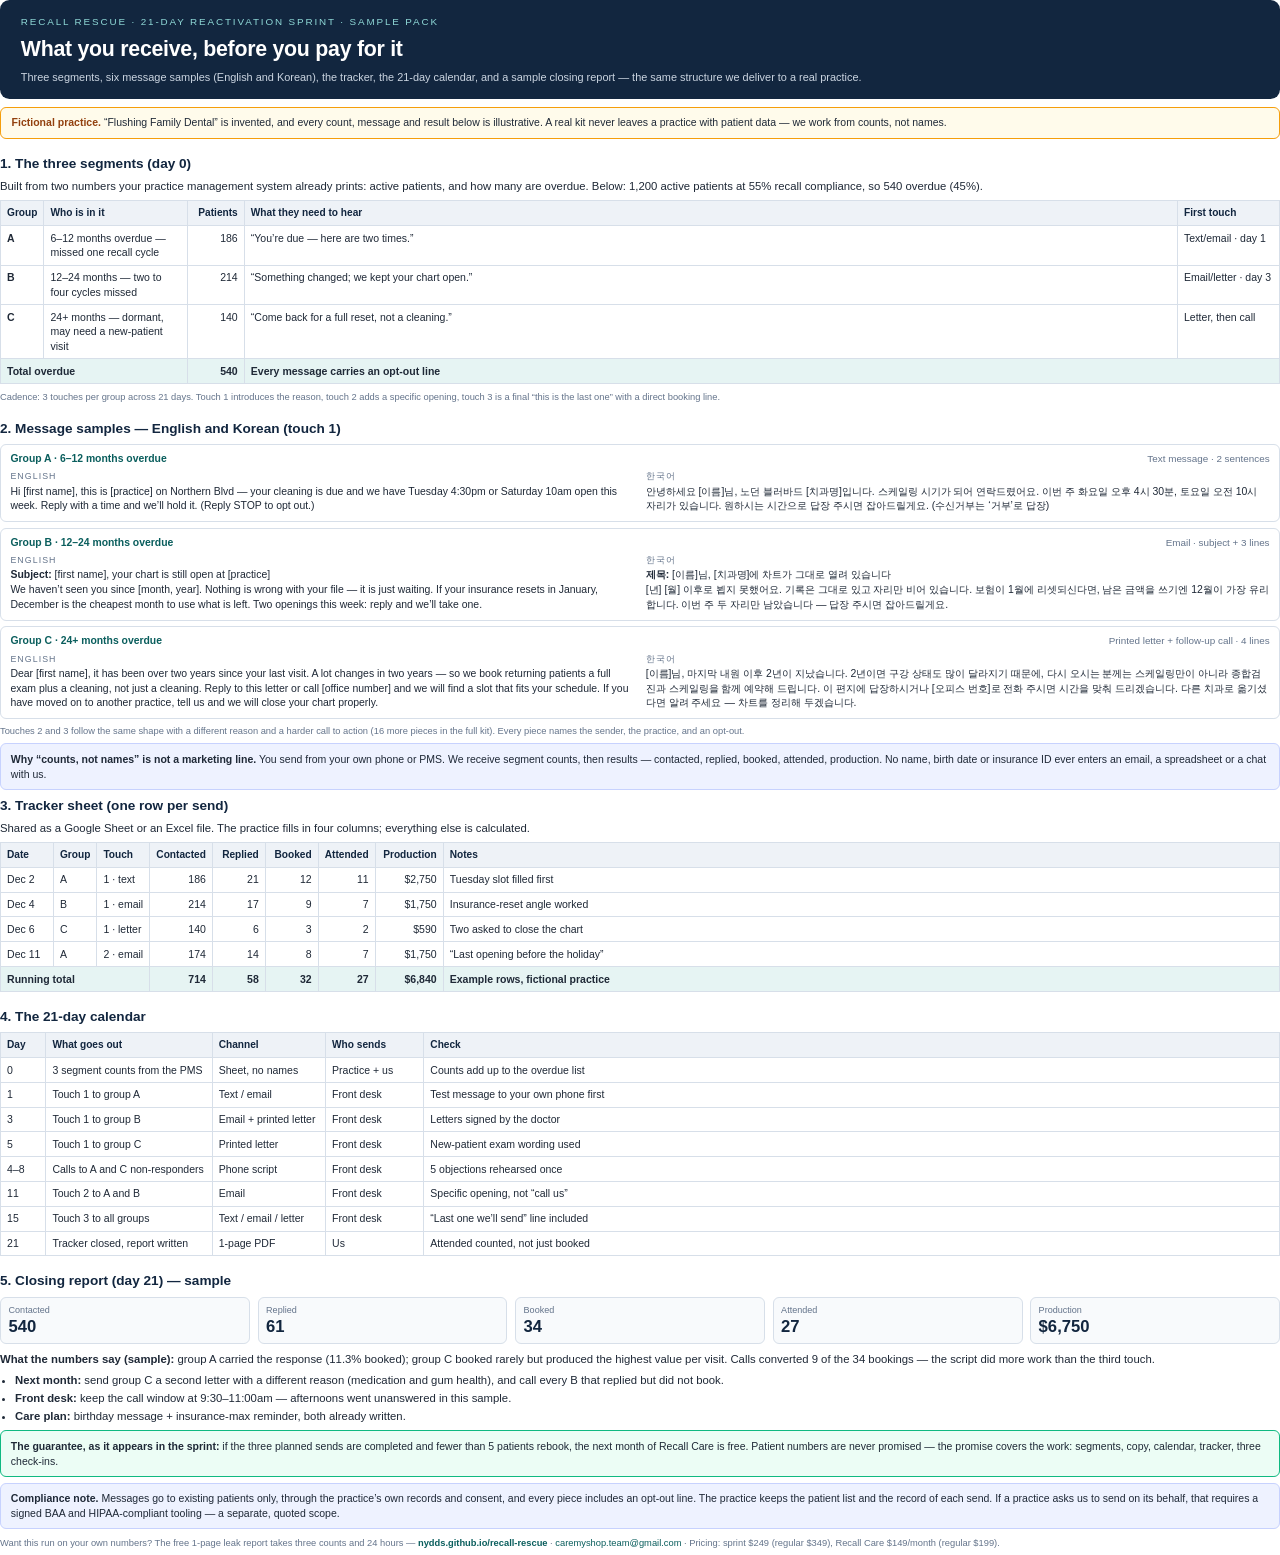
<file: tools/sample-pack.html>
<!DOCTYPE html>
<html lang="en">
<head>
<meta charset="utf-8">
<title>Recall Rescue — 21-Day Sprint Sample Pack</title>
<style>
  @font-face {
    font-family: "RR Sans";
    src: url("file:///usr/share/fonts/pickle-hwp/NotoSansCJKkr-Regular.otf") format("opentype");
    font-weight: 400;
  }
  @page {
    size: A4;
    margin: 13mm 12mm 15mm 12mm;
    @bottom-left {
      content: "Recall Rescue · nydds.github.io/recall-rescue · caremyshop.team@gmail.com";
      font-family: "RR Sans"; font-size: 6.8pt; color: #64748b;
    }
    @bottom-right {
      content: "Sample pack · page " counter(page) " of " counter(pages);
      font-family: "RR Sans"; font-size: 6.8pt; color: #64748b;
    }
  }
  * { box-sizing: border-box; }
  body {
    font-family: "RR Sans", sans-serif;
    font-size: 8.5pt;
    line-height: 1.4;
    color: #1f2937;
    margin: 0;
  }
  h1 { font-size: 16pt; margin: 0 0 1.6mm; color: #12263f; letter-spacing: -0.2pt; }
  h2 { font-size: 10.2pt; margin: 4mm 0 1.6mm; color: #12263f; }
  h3 { font-size: 9pt; margin: 0 0 1mm; color: #0a5e5d; }
  p { margin: 0 0 1.4mm; }
  .top {
    background: #12263f; color: #fff; padding: 4mm 5.5mm 3.6mm; border-radius: 2.5mm;
  }
  .top .kicker { font-size: 7.4pt; letter-spacing: 1.4pt; text-transform: uppercase; color: #8fd9d7; margin-bottom: 1.5mm; }
  .top h1 { color: #fff; }
  .top p { color: #cbd5e1; margin: 0; font-size: 8.2pt; }
  .fiction {
    margin-top: 2mm; border: 0.4mm solid #f59e0b; background: #fffbeb;
    border-radius: 1.6mm; padding: 2mm 2.8mm; font-size: 7.9pt;
  }
  .fiction b { color: #92400e; }
  table { width: 100%; border-collapse: collapse; margin: 0.9mm 0 1.7mm; font-size: 7.9pt; }
  th { background: #eef2f7; color: #12263f; text-align: left; padding: 1.3mm 1.6mm; border: 0.25mm solid #d7dfe9; font-size: 7.6pt; }
  td { padding: 1.2mm 1.6mm; border: 0.25mm solid #d7dfe9; vertical-align: top; }
  td.num, th.num { text-align: right; font-variant-numeric: tabular-nums; }
  tr.total td { background: #e6f4f3; font-weight: bold; }
  .msg { border: 0.25mm solid #d7dfe9; border-radius: 1.6mm; padding: 1.9mm 2.5mm; margin-bottom: 1.5mm; }
  .msg .head { display: flex; justify-content: space-between; font-size: 7.4pt; color: #64748b; margin-bottom: 1mm; }
  .msg .head b { color: #0a5e5d; font-size: 7.8pt; }
  .cols { display: flex; gap: 3mm; }
  .cols .col { flex: 1; }
  .lang { font-size: 6.6pt; text-transform: uppercase; letter-spacing: 0.8pt; color: #64748b; margin-bottom: 0.5mm; }
  .body { font-size: 7.85pt; }
  .ko { font-size: 7.85pt; }
  ul { margin: 0 0 1.4mm; padding-left: 4mm; }
  li { margin-bottom: 0.6mm; }
  .callout { background: #eef2ff; border: 0.25mm solid #c7d2fe; border-radius: 1.6mm; padding: 2mm 2.6mm; font-size: 7.9pt; margin: 1.5mm 0; }
  .good { background: #ecfdf5; border-color: #10b981; }
  a { color: #0a5e5d; text-decoration: none; }
  .tiny { font-size: 7pt; color: #64748b; }
  .page-break { break-before: page; }
  .report-grid { display: flex; gap: 2mm; margin: 1.5mm 0 2mm; }
  .metric { flex: 1; border: 0.25mm solid #d7dfe9; border-radius: 1.6mm; padding: 1.8mm 2mm; background: #f8fafc; }
  .metric .k { font-size: 6.8pt; color: #64748b; }
  .metric .v { font-size: 12.5pt; color: #12263f; font-weight: bold; line-height: 1.15; }
  .footer-note { margin-top: 2mm; font-size: 7pt; color: #64748b; }
</style>
</head>
<body>

<div class="top">
  <div class="kicker">Recall Rescue · 21-day reactivation sprint · sample pack</div>
  <h1>What you receive, before you pay for it</h1>
  <p>Three segments, six message samples (English and Korean), the tracker, the 21-day calendar, and a sample closing report — the same structure we deliver to a real practice.</p>
</div>

<div class="fiction">
  <b>Fictional practice.</b> “Flushing Family Dental” is invented, and every count, message and result below is illustrative. A real kit never leaves a practice with patient data — we work from counts, not names.
</div>

<h2>1. The three segments (day 0)</h2>
<p>Built from two numbers your practice management system already prints: active patients, and how many are overdue. Below: 1,200 active patients at 55% recall compliance, so 540 overdue (45%).</p>
<table>
  <tr><th style="width:11mm">Group</th><th style="width:38mm">Who is in it</th><th class="num" style="width:15mm">Patients</th><th>What they need to hear</th><th style="width:27mm">First touch</th></tr>
  <tr><td><b>A</b></td><td>6–12 months overdue — missed one recall cycle</td><td class="num">186</td><td>“You’re due — here are two times.”</td><td>Text/email · day 1</td></tr>
  <tr><td><b>B</b></td><td>12–24 months — two to four cycles missed</td><td class="num">214</td><td>“Something changed; we kept your chart open.”</td><td>Email/letter · day 3</td></tr>
  <tr><td><b>C</b></td><td>24+ months — dormant, may need a new-patient visit</td><td class="num">140</td><td>“Come back for a full reset, not a cleaning.”</td><td>Letter, then call</td></tr>
  <tr class="total"><td colspan="2">Total overdue</td><td class="num">540</td><td colspan="2">Every message carries an opt-out line</td></tr>
</table>
<p class="tiny">Cadence: 3 touches per group across 21 days. Touch 1 introduces the reason, touch 2 adds a specific opening, touch 3 is a final “this is the last one” with a direct booking line.</p>

<h2>2. Message samples — English and Korean (touch 1)</h2>

<div class="msg">
  <div class="head"><b>Group A · 6–12 months overdue</b><span>Text message · 2 sentences</span></div>
  <div class="cols">
    <div class="col">
      <div class="lang">English</div>
      <div class="body">Hi [first name], this is [practice] on Northern Blvd — your cleaning is due and we have Tuesday 4:30pm or Saturday 10am open this week. Reply with a time and we’ll hold it. (Reply STOP to opt out.)</div>
    </div>
    <div class="col">
      <div class="lang">한국어</div>
      <div class="body ko">안녕하세요 [이름]님, 노던 블러바드 [치과명]입니다. 스케일링 시기가 되어 연락드렸어요. 이번 주 화요일 오후 4시 30분, 토요일 오전 10시 자리가 있습니다. 원하시는 시간으로 답장 주시면 잡아드릴게요. (수신거부는 ‘거부’로 답장)</div>
    </div>
  </div>
</div>

<div class="msg">
  <div class="head"><b>Group B · 12–24 months overdue</b><span>Email · subject + 3 lines</span></div>
  <div class="cols">
    <div class="col">
      <div class="lang">English</div>
      <div class="body"><b>Subject:</b> [first name], your chart is still open at [practice]<br>
      We haven’t seen you since [month, year]. Nothing is wrong with your file — it is just waiting. If your insurance resets in January, December is the cheapest month to use what is left. Two openings this week: reply and we’ll take one.</div>
    </div>
    <div class="col">
      <div class="lang">한국어</div>
      <div class="body ko"><b>제목:</b> [이름]님, [치과명]에 차트가 그대로 열려 있습니다<br>
      [년] [월] 이후로 뵙지 못했어요. 기록은 그대로 있고 자리만 비어 있습니다. 보험이 1월에 리셋되신다면, 남은 금액을 쓰기엔 12월이 가장 유리합니다. 이번 주 두 자리만 남았습니다 — 답장 주시면 잡아드릴게요.</div>
    </div>
  </div>
</div>

<div class="msg">
  <div class="head"><b>Group C · 24+ months overdue</b><span>Printed letter + follow-up call · 4 lines</span></div>
  <div class="cols">
    <div class="col">
      <div class="lang">English</div>
      <div class="body">Dear [first name], it has been over two years since your last visit. A lot changes in two years — so we book returning patients a full exam plus a cleaning, not just a cleaning. Reply to this letter or call [office number] and we will find a slot that fits your schedule. If you have moved on to another practice, tell us and we will close your chart properly.</div>
    </div>
    <div class="col">
      <div class="lang">한국어</div>
      <div class="body ko">[이름]님, 마지막 내원 이후 2년이 지났습니다. 2년이면 구강 상태도 많이 달라지기 때문에, 다시 오시는 분께는 스케일링만이 아니라 종합검진과 스케일링을 함께 예약해 드립니다. 이 편지에 답장하시거나 [오피스 번호]로 전화 주시면 시간을 맞춰 드리겠습니다. 다른 치과로 옮기셨다면 알려 주세요 — 차트를 정리해 두겠습니다.</div>
    </div>
  </div>
</div>

<p class="tiny">Touches 2 and 3 follow the same shape with a different reason and a harder call to action (16 more pieces in the full kit). Every piece names the sender, the practice, and an opt-out.</p>

<div class="callout">
  <b>Why “counts, not names” is not a marketing line.</b> You send from your own phone or PMS. We receive segment counts, then results — contacted, replied, booked, attended, production. No name, birth date or insurance ID ever enters an email, a spreadsheet or a chat with us.
</div>

<!-- ========================= PAGE 2 ========================= -->
<div class="page-break"></div>

<h2 style="margin-top:0">3. Tracker sheet (one row per send)</h2>
<p>Shared as a Google Sheet or an Excel file. The practice fills in four columns; everything else is calculated.</p>
<table>
  <tr><th style="width:14mm">Date</th><th style="width:10mm">Group</th><th style="width:14mm">Touch</th><th class="num" style="width:16mm">Contacted</th><th class="num" style="width:14mm">Replied</th><th class="num" style="width:14mm">Booked</th><th class="num" style="width:14mm">Attended</th><th class="num" style="width:18mm">Production</th><th>Notes</th></tr>
  <tr><td>Dec 2</td><td>A</td><td>1 · text</td><td class="num">186</td><td class="num">21</td><td class="num">12</td><td class="num">11</td><td class="num">$2,750</td><td>Tuesday slot filled first</td></tr>
  <tr><td>Dec 4</td><td>B</td><td>1 · email</td><td class="num">214</td><td class="num">17</td><td class="num">9</td><td class="num">7</td><td class="num">$1,750</td><td>Insurance-reset angle worked</td></tr>
  <tr><td>Dec 6</td><td>C</td><td>1 · letter</td><td class="num">140</td><td class="num">6</td><td class="num">3</td><td class="num">2</td><td class="num">$590</td><td>Two asked to close the chart</td></tr>
  <tr><td>Dec 11</td><td>A</td><td>2 · email</td><td class="num">174</td><td class="num">14</td><td class="num">8</td><td class="num">7</td><td class="num">$1,750</td><td>“Last opening before the holiday”</td></tr>
  <tr class="total"><td colspan="3">Running total</td><td class="num">714</td><td class="num">58</td><td class="num">32</td><td class="num">27</td><td class="num">$6,840</td><td>Example rows, fictional practice</td></tr>
</table>

<h2>4. The 21-day calendar</h2>
<table>
  <tr><th style="width:12mm">Day</th><th style="width:44mm">What goes out</th><th style="width:30mm">Channel</th><th style="width:26mm">Who sends</th><th>Check</th></tr>
  <tr><td>0</td><td>3 segment counts from the PMS</td><td>Sheet, no names</td><td>Practice + us</td><td>Counts add up to the overdue list</td></tr>
  <tr><td>1</td><td>Touch 1 to group A</td><td>Text / email</td><td>Front desk</td><td>Test message to your own phone first</td></tr>
  <tr><td>3</td><td>Touch 1 to group B</td><td>Email + printed letter</td><td>Front desk</td><td>Letters signed by the doctor</td></tr>
  <tr><td>5</td><td>Touch 1 to group C</td><td>Printed letter</td><td>Front desk</td><td>New-patient exam wording used</td></tr>
  <tr><td>4–8</td><td>Calls to A and C non-responders</td><td>Phone script</td><td>Front desk</td><td>5 objections rehearsed once</td></tr>
  <tr><td>11</td><td>Touch 2 to A and B</td><td>Email</td><td>Front desk</td><td>Specific opening, not “call us”</td></tr>
  <tr><td>15</td><td>Touch 3 to all groups</td><td>Text / email / letter</td><td>Front desk</td><td>“Last one we’ll send” line included</td></tr>
  <tr><td>21</td><td>Tracker closed, report written</td><td>1-page PDF</td><td>Us</td><td>Attended counted, not just booked</td></tr>
</table>

<h2>5. Closing report (day 21) — sample</h2>
<div class="report-grid">
  <div class="metric"><div class="k">Contacted</div><div class="v">540</div></div>
  <div class="metric"><div class="k">Replied</div><div class="v">61</div></div>
  <div class="metric"><div class="k">Booked</div><div class="v">34</div></div>
  <div class="metric"><div class="k">Attended</div><div class="v">27</div></div>
  <div class="metric"><div class="k">Production</div><div class="v">$6,750</div></div>
</div>
<p><b>What the numbers say (sample):</b> group A carried the response (11.3% booked); group C booked rarely but produced the highest value per visit. Calls converted 9 of the 34 bookings — the script did more work than the third touch.</p>
<ul>
  <li><b>Next month:</b> send group C a second letter with a different reason (medication and gum health), and call every B that replied but did not book.</li>
  <li><b>Front desk:</b> keep the call window at 9:30–11:00am — afternoons went unanswered in this sample.</li>
  <li><b>Care plan:</b> birthday message + insurance-max reminder, both already written.</li>
</ul>

<div class="callout good">
  <b>The guarantee, as it appears in the sprint:</b> if the three planned sends are completed and fewer than 5 patients rebook, the next month of Recall Care is free. Patient numbers are never promised — the promise covers the work: segments, copy, calendar, tracker, three check-ins.
</div>

<div class="callout">
  <b>Compliance note.</b> Messages go to existing patients only, through the practice’s own records and consent, and every piece includes an opt-out line. The practice keeps the patient list and the record of each send. If a practice asks us to send on its behalf, that requires a signed BAA and HIPAA-compliant tooling — a separate, quoted scope.
</div>

<p class="footer-note">Want this run on your own numbers? The free 1-page leak report takes three counts and 24 hours — <a href="https://nydds.github.io/recall-rescue/"><b>nydds.github.io/recall-rescue</b></a> · <a href="mailto:caremyshop.team@gmail.com">caremyshop.team@gmail.com</a> · Pricing: sprint $249 (regular $349), Recall Care $149/month (regular $199).</p>

</body>
</html>
</file>
<file: styles.css>
/* Recall Rescue — shared stylesheet. Pure CSS. No frameworks, no external assets, no trackers. */
:root {
  --navy: #12263f;
  --navy-dark: #0b1b2e;
  --teal: #0e7c7b;
  --teal-dark: #0a5e5d;
  --amber: #b45309;
  --ink: #1f2937;
  --muted: #5b6472;
  --line: #e2e8f0;
  --bg: #f8fafc;
  --card: #ffffff;
  --warn-bg: #fffbeb;
  --warn-border: #f59e0b;
  --good-bg: #ecfdf5;
  --good-border: #10b981;
  --radius: 12px;
}
* { box-sizing: border-box; }
html { -webkit-text-size-adjust: 100%; }
body {
  margin: 0;
  font-family: system-ui, -apple-system, "Segoe UI", "Noto Sans KR", Roboto, Helvetica, Arial, sans-serif;
  color: var(--ink);
  background: var(--bg);
  line-height: 1.62;
  font-size: 16px;
  overflow-wrap: break-word;
}
img, svg { max-width: 100%; }
a { color: var(--teal-dark); }
a:hover { text-decoration: underline; }
h1, h2, h3 { line-height: 1.25; color: var(--navy); margin: 0 0 0.5rem; }
h1 { font-size: 2.1rem; letter-spacing: -0.01em; }
h2 { font-size: 1.45rem; margin-top: 2.25rem; }
h3 { font-size: 1.08rem; }
p { margin: 0 0 0.9rem; }
ul, ol { margin: 0 0 1rem; padding-left: 1.25rem; }
li { margin-bottom: 0.35rem; }
small, .fine { font-size: 0.85rem; color: var(--muted); }

/* Header / nav */
.site-header { background: var(--navy); color: #fff; }
.site-header .wrap { max-width: 1040px; margin: 0 auto; padding: 0.85rem 1rem; display: flex; flex-wrap: wrap; align-items: center; gap: 0.5rem 1.25rem; }
.brand { color: #fff; font-weight: 700; font-size: 1.12rem; text-decoration: none; white-space: nowrap; }
.brand .mark { color: #7fd1cf; }
.site-nav { display: flex; flex-wrap: wrap; gap: 0.2rem 1rem; margin-left: auto; align-items: center; }
.site-nav a { color: #dbe4f0; text-decoration: none; font-size: 0.94rem; padding: 0.25rem 0; }
.site-nav a:hover, .site-nav a[aria-current="page"] { color: #fff; text-decoration: underline; }
.site-nav .lang { border: 1px solid #3d5773; border-radius: 999px; padding: 0.05rem 0.6rem; }

/* Layout */
.wrap { max-width: 1040px; margin: 0 auto; padding: 0 1rem; }
main .wrap { padding-top: 1.6rem; padding-bottom: 2.5rem; }
.hero { background: linear-gradient(180deg, var(--navy) 0%, var(--navy-dark) 100%); color: #fff; padding: 2.6rem 0 2.2rem; }
.hero .wrap { padding-top: 0; padding-bottom: 0; }
.hero h1 { color: #fff; font-size: 2.35rem; max-width: 22ch; }
.hero p.sub { color: #cbd5e1; max-width: 48rem; font-size: 1.08rem; }
.hero .tag { display: inline-block; background: rgba(127, 209, 207, 0.16); border: 1px solid rgba(127, 209, 207, 0.45); color: #d8f3f2; font-size: 0.8rem; font-weight: 600; padding: 0.2rem 0.7rem; border-radius: 999px; margin-bottom: 0.9rem; }
.hero .cta-row { display: flex; flex-wrap: wrap; gap: 0.75rem; margin-top: 1.35rem; }
.hero .fine { color: #9fb3c8; }
.lede { font-size: 1.06rem; color: #334155; max-width: 46rem; }

/* Trust strip */
.trust { background: #fff; border-bottom: 1px solid var(--line); }
.trust .wrap { display: grid; grid-template-columns: repeat(auto-fit, minmax(210px, 1fr)); gap: 1rem; padding: 1.1rem 1rem; }
.trust div { font-size: 0.92rem; color: #334155; }
.trust strong { display: block; color: var(--navy); font-size: 1.15rem; }

/* Cards & grids */
.grid { display: grid; gap: 1rem; }
.grid.two { grid-template-columns: repeat(auto-fit, minmax(280px, 1fr)); }
.grid.three { grid-template-columns: repeat(auto-fit, minmax(240px, 1fr)); }
.card { background: var(--card); border: 1px solid var(--line); border-radius: var(--radius); padding: 1.15rem 1.25rem; }
.card h3 { margin-top: 0; }
.badge { display: inline-block; font-size: 0.74rem; font-weight: 700; letter-spacing: 0.03em; text-transform: uppercase; background: #e6f4f3; color: var(--teal-dark); border-radius: 999px; padding: 0.12rem 0.6rem; margin-bottom: 0.5rem; }

/* Buttons */
.btn { display: inline-block; background: var(--teal); color: #fff; font-weight: 600; text-decoration: none; border: 0; border-radius: 9px; padding: 0.7rem 1.3rem; cursor: pointer; font-size: 1rem; font-family: inherit; text-align: center; }
.btn:hover { background: var(--teal-dark); text-decoration: none; }
.btn.secondary { background: #fff; color: var(--teal-dark); border: 1.5px solid var(--teal); }
.btn.secondary:hover { background: #eef7f7; }
.btn.ghost { background: transparent; color: #fff; border: 1.5px solid #6b8aa8; }
.btn.ghost:hover { background: rgba(255,255,255,0.08); }

/* Calculator */
.calc { background: #fff; border: 1px solid var(--line); border-radius: var(--radius); padding: 1.35rem 1.4rem; }
.calc-grid { display: grid; grid-template-columns: repeat(auto-fit, minmax(230px, 1fr)); gap: 0.6rem 1.4rem; }
.field { margin-bottom: 0.4rem; }
.field label { display: block; font-weight: 600; font-size: 0.92rem; margin-bottom: 0.3rem; }
.field .hint { font-size: 0.8rem; color: var(--muted); }
.field input[type="number"] { width: 100%; padding: 0.6rem 0.7rem; font-size: 1rem; border: 1.5px solid #cbd5e1; border-radius: 8px; background: #fff; color: var(--ink); font-family: inherit; }
.field input[type="number"]:focus, .field input[type="text"]:focus, .field input[type="email"]:focus, .field textarea:focus { outline: 2px solid var(--teal); outline-offset: 1px; border-color: var(--teal); }
.calc-out { margin-top: 1.2rem; border-top: 1px dashed var(--line); padding-top: 1.1rem; }
.result-hero { display: grid; grid-template-columns: repeat(auto-fit, minmax(220px, 1fr)); gap: 0.75rem; }
.result-hero .stat { background: #f1f5f9; border-radius: 10px; padding: 0.85rem 1rem; }
.result-hero .stat .k { font-size: 0.82rem; color: var(--muted); }
.result-hero .stat .v { font-size: 1.85rem; font-weight: 800; color: var(--navy); line-height: 1.15; font-variant-numeric: tabular-nums; }
.result-hero .stat.accent { background: #fff7ed; border: 1px solid #fed7aa; }
.result-hero .stat.accent .v { color: var(--amber); }
.stat-rows { display: grid; grid-template-columns: repeat(auto-fit, minmax(200px, 1fr)); gap: 0.5rem 1rem; margin-top: 0.9rem; font-size: 0.95rem; }
.stat-rows div { padding: 0.5rem 0.75rem; border: 1px solid var(--line); border-radius: 8px; background: #fff; }
.stat-rows b { color: var(--navy); font-variant-numeric: tabular-nums; }
.payback { margin-top: 0.9rem; background: var(--good-bg); border: 1px solid var(--good-border); border-radius: 10px; padding: 0.8rem 1rem; font-size: 0.96rem; }
.payback strong { color: #065f46; }
.leak-bar { margin-top: 0.9rem; }
.leak-bar .bar-track { background: #e2e8f0; border-radius: 999px; height: 14px; overflow: hidden; }
.leak-bar .bar-fill { background: linear-gradient(90deg, #f59e0b, #dc2626); height: 100%; }
.leak-bar .bar-labels { display: flex; justify-content: space-between; font-size: 0.8rem; color: var(--muted); margin-top: 0.3rem; }

/* Steps */
.steps { counter-reset: step; display: grid; grid-template-columns: repeat(auto-fit, minmax(250px, 1fr)); gap: 1rem; }
.step { position: relative; background: #fff; border: 1px solid var(--line); border-radius: var(--radius); padding: 1.1rem 1.2rem 1.1rem 1.2rem; }
.step .n { display: inline-block; width: 1.6rem; height: 1.6rem; line-height: 1.6rem; text-align: center; border-radius: 50%; background: var(--teal); color: #fff; font-weight: 700; font-size: 0.9rem; margin-bottom: 0.5rem; }
.step h3 { margin: 0 0 0.35rem; }

/* Pricing */
.plans { display: grid; grid-template-columns: repeat(auto-fit, minmax(260px, 1fr)); gap: 1rem; align-items: stretch; }
.plan { display: flex; flex-direction: column; background: #fff; border: 1px solid var(--line); border-radius: var(--radius); padding: 1.25rem 1.3rem; }
.plan.featured { border: 2px solid var(--teal); box-shadow: 0 6px 24px rgba(14, 124, 123, 0.12); }
.plan .badge { align-self: flex-start; }
.plan .price { font-size: 2rem; font-weight: 800; color: var(--navy); line-height: 1.15; }
.plan .price small { font-size: 0.95rem; font-weight: 600; color: var(--muted); }
.plan .strike { color: var(--muted); text-decoration: line-through; font-size: 1rem; font-weight: 600; margin-left: 0.4rem; }
.plan .flag { font-size: 0.78rem; font-weight: 700; text-transform: uppercase; letter-spacing: 0.04em; color: var(--teal-dark); }
.plan ul { padding-left: 1.1rem; margin: 0.6rem 0 1rem; font-size: 0.94rem; }
.plan .plan-cta { margin-top: auto; }
.plan p.small { font-size: 0.9rem; color: var(--muted); }

/* Callouts */
.callout { border-radius: var(--radius); padding: 0.95rem 1.1rem; font-size: 0.95rem; margin: 1.2rem 0; }
.callout.guarantee { background: var(--good-bg); border: 1px solid var(--good-border); }
.callout.note { background: #eef2ff; border: 1px solid #c7d2fe; }
.callout.warn { background: var(--warn-bg); border: 1px solid var(--warn-border); }
.callout h3 { margin-top: 0; }
.phi { background: #fff; border: 2px solid var(--navy); border-radius: var(--radius); padding: 1.2rem 1.3rem; }
.phi ul { margin-bottom: 0; }

/* Form */
form.request { background: #fff; border: 1px solid var(--line); border-radius: var(--radius); padding: 1.3rem 1.4rem; }
.form-grid { display: grid; grid-template-columns: repeat(auto-fit, minmax(240px, 1fr)); gap: 0 1.2rem; }
form.request input[type="text"], form.request input[type="email"], form.request input[type="number"], form.request textarea {
  width: 100%; padding: 0.6rem 0.7rem; font-size: 1rem; border: 1.5px solid #cbd5e1; border-radius: 8px; background: #fff; color: var(--ink); font-family: inherit;
}
form.request textarea { min-height: 5.5rem; resize: vertical; }
.form-actions { display: flex; flex-wrap: wrap; gap: 0.6rem; margin-top: 1rem; }
.form-note { font-size: 0.86rem; color: var(--muted); margin-top: 0.7rem; }
.submit-card { display: none; margin-top: 1rem; border: 1px solid var(--line); background: #f8fafc; border-radius: var(--radius); padding: 1rem 1.1rem; }
.submit-card.show { display: block; }
form.request .submit-card textarea { width: 100%; min-height: 11rem; font-family: ui-monospace, SFMono-Regular, Menlo, monospace; font-size: 0.86rem; padding: 0.7rem; border: 1px solid #cbd5e1; border-radius: 8px; background: #fff; }
.submit-card .status { font-size: 0.9rem; color: var(--teal-dark); font-weight: 600; margin: 0.4rem 0 0; }

/* FAQ */
details.faq { background: #fff; border: 1px solid var(--line); border-radius: 10px; padding: 0.85rem 1.05rem; margin-bottom: 0.6rem; }
details.faq summary { font-weight: 700; color: var(--navy); cursor: pointer; }
details.faq p { margin: 0.6rem 0 0; font-size: 0.95rem; }

/* Footer */
.site-footer { border-top: 1px solid var(--line); background: #fff; }
.site-footer .wrap { padding-top: 1.5rem; padding-bottom: 2rem; font-size: 0.9rem; color: var(--muted); }
.site-footer nav { display: flex; flex-wrap: wrap; gap: 0.25rem 1.25rem; margin-bottom: 0.75rem; }
.site-footer strong { color: var(--navy); }
.sr-only { position: absolute; width: 1px; height: 1px; padding: 0; margin: -1px; overflow: hidden; clip: rect(0 0 0 0); white-space: nowrap; border: 0; }

@media (max-width: 640px) {
  h1 { font-size: 1.7rem; }
  .hero { padding: 1.9rem 0 1.7rem; }
  .hero h1 { font-size: 1.8rem; }
  .site-nav { margin-left: 0; gap: 0.2rem 0.8rem; }
  .site-nav a { font-size: 0.88rem; }
  .result-hero .stat .v { font-size: 1.5rem; }
  .calc, form.request, .plan { padding: 1rem 1rem; }
  .plan .price { font-size: 1.7rem; }
  table { font-size: 0.9rem; }
}
@media (max-width: 420px) {
  .hero h1 { font-size: 1.6rem; }
  h2 { font-size: 1.28rem; }
  .site-header .wrap { padding: 0.7rem 0.85rem; }
  .wrap { padding: 0 0.85rem; }
}
</file>
